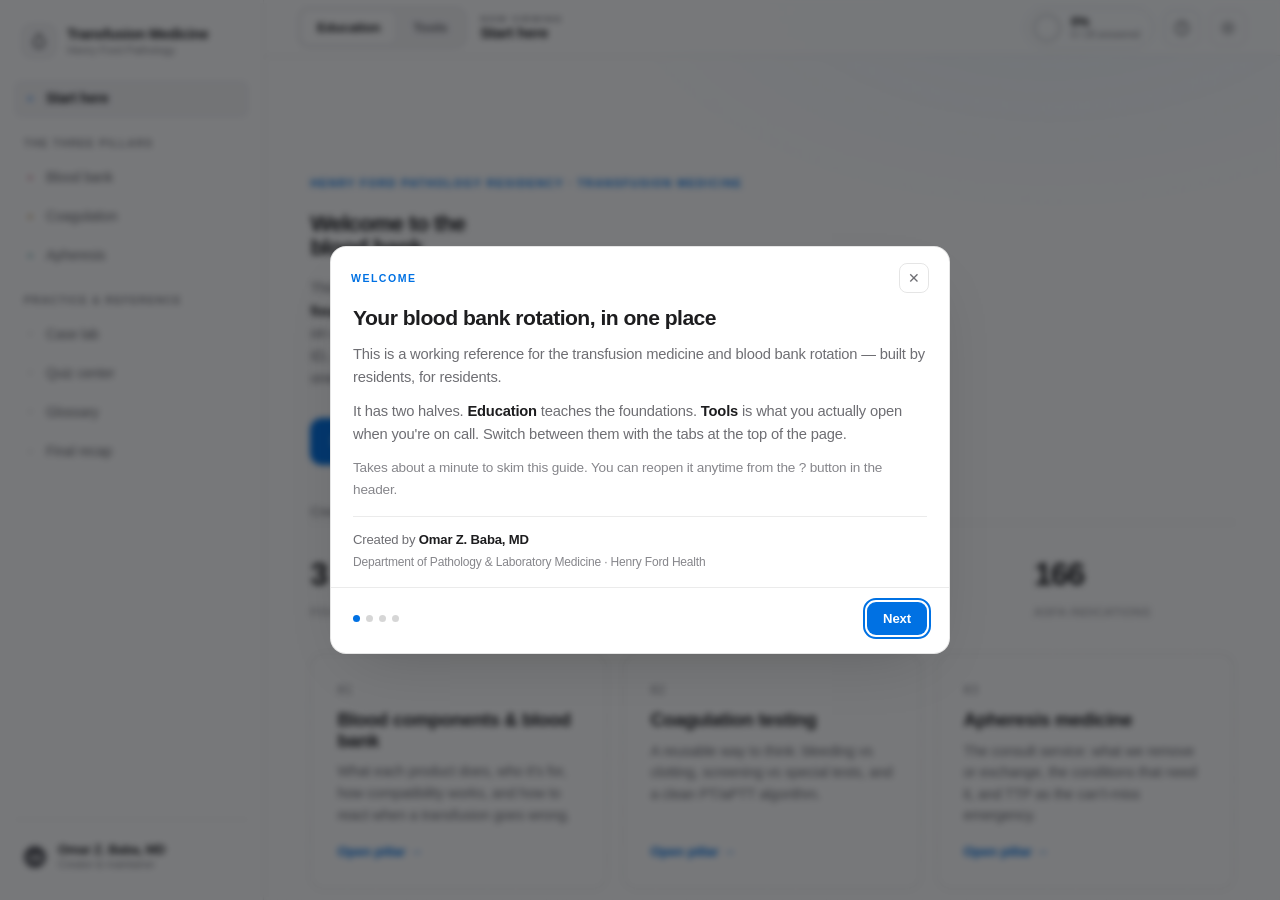
<file: index.html>
<!doctype html>
<html lang="en">
<head>
<meta charset="utf-8" />
<meta name="viewport" content="width=device-width, initial-scale=1, viewport-fit=cover" />
<meta name="color-scheme" content="light dark" />
<meta name="description" content="Transfusion medicine & blood bank onboarding and clinical decision-support reference for pathology residents — Henry Ford Pathology Residency." />
<meta name="author" content="Omar Z. Baba, MD" />
<title>Blood Bank &amp; Transfusion Medicine — Resident Reference</title>
<link rel="icon" href="data:image/svg+xml,%3Csvg xmlns='http://www.w3.org/2000/svg' viewBox='0 0 24 24'%3E%3Cpath d='M12 3S6 9.4 6 13.5a6 6 0 0 0 12 0C18 9.4 12 3 12 3Z' fill='%230b5cad'/%3E%3C/svg%3E" />
<meta name="theme-color" content="#0b3d63" />
<meta property="og:type" content="website" />
<meta property="og:title" content="Blood Bank &amp; Transfusion Medicine — Resident Reference" />
<meta property="og:description" content="Henry Ford Pathology Residency — onboarding plus interactive decision-support tools: MSBOS blood-prep, ASFA, platelet approval, transfusion reactions, antibody ID, and apheresis." />
<script>/* set theme before paint to avoid flash */(function(){try{var t=localStorage.getItem('tm-theme');if(!t)t=matchMedia('(prefers-color-scheme: dark)').matches?'dark':'light';document.documentElement.dataset.theme=t;}catch(e){document.documentElement.dataset.theme='light';}})();</script>
<link rel="stylesheet" href="assets/app.css" />
</head>
<body>
<noscript><div style="padding:14px 18px;background:#fde8e8;color:#8a1c1c;font:15px/1.5 -apple-system,Segoe UI,sans-serif;text-align:center">This dashboard needs <strong>JavaScript</strong> enabled to run the interactive tools. Please enable JavaScript and reload the page.</div></noscript>
<div class="scroll-progress" aria-hidden="true"><span id="scrollbar"></span></div>
<a class="skip-link" href="#main">Skip to content</a>

<div class="app">
  <!-- ============ SIDEBAR ============ -->
  <aside class="sidebar" id="sidebar" aria-label="Primary">
    <div class="brand">
      <div class="brand-mark" aria-hidden="true">
        <svg viewBox="0 0 24 24" width="20" height="20" fill="none" stroke="currentColor" stroke-width="1.6" stroke-linecap="round" stroke-linejoin="round"><path d="M12 3.5c0 0-6 6.4-6 10.5a6 6 0 0 0 12 0c0-4.1-6-10.5-6-10.5Z"/></svg>
      </div>
      <div class="brand-text">
        <strong>Transfusion&nbsp;Medicine</strong>
        <span>Henry Ford Pathology</span>
      </div>
    </div>

    <nav class="nav" aria-label="Sections">
      <a class="nav-item is-active" href="#start" data-nav="start"><span class="nav-ico">●</span>Start here</a>
      <p class="nav-group">The three pillars</p>
      <a class="nav-item" href="#bloodbank" data-nav="bloodbank"><span class="nav-ico nav-ico--blood">●</span>Blood bank</a>
      <a class="nav-item" href="#coagulation" data-nav="coagulation"><span class="nav-ico nav-ico--coag">●</span>Coagulation</a>
      <a class="nav-item" href="#apheresis" data-nav="apheresis"><span class="nav-ico nav-ico--aph">●</span>Apheresis</a>
      <p class="nav-group">Practice &amp; reference</p>
      <a class="nav-item" href="#cases" data-nav="cases"><span class="nav-ico">○</span>Case lab</a>
      <a class="nav-item" href="#quiz" data-nav="quiz"><span class="nav-ico">○</span>Quiz center</a>
      <a class="nav-item" href="#glossary" data-nav="glossary"><span class="nav-ico">○</span>Glossary</a>
      <a class="nav-item" href="#recap" data-nav="recap"><span class="nav-ico">○</span>Final recap</a>
    </nav>

    <div class="sidebar-foot">
      <div class="learner-chip">
        <div class="learner-avatars" aria-hidden="true"><span style="margin-left:0; font-size:.6rem">OB</span></div>
        <div class="learner-meta"><strong>Omar Z. Baba, MD</strong><span>Creator &amp; maintainer</span></div>
      </div>
    </div>
  </aside>

  <!-- ============ HEADER ============ -->
  <header class="topbar">
    <button class="icon-btn menu-btn" id="menuBtn" aria-label="Toggle navigation" aria-expanded="false">
      <svg viewBox="0 0 24 24" width="20" height="20" fill="none" stroke="currentColor" stroke-width="1.8" stroke-linecap="round"><path d="M3 6h18M3 12h18M3 18h18"/></svg>
    </button>
    <nav class="mode-tabs" aria-label="Section">
      <a class="mode-tab is-active" href="index.html">Education</a>
      <a class="mode-tab" href="tools.html">Tools</a>
    </nav>
    <div class="crumb">
      <span class="crumb-kicker">Now viewing</span>
      <span class="crumb-title" id="crumbTitle">Start here</span>
    </div>

    <div class="topbar-right">
      <div class="progress-pill" title="Quiz questions answered this session">
        <svg class="ring" viewBox="0 0 36 36" width="30" height="30" aria-hidden="true">
          <circle class="ring-bg" cx="18" cy="18" r="15.5"/>
          <circle class="ring-fg" id="ring" cx="18" cy="18" r="15.5"/>
        </svg>
        <div class="progress-pill-text"><strong id="progPct">0%</strong><span id="progLabel">0 / 0 answered</span></div>
      </div>
      <button class="icon-btn" id="guideBtn" aria-label="Open the guide and what's new" title="Guide &amp; what's new">
        <svg viewBox="0 0 24 24" width="18" height="18" fill="none" stroke="currentColor" stroke-width="1.8" stroke-linecap="round" stroke-linejoin="round"><circle cx="12" cy="12" r="9"/><path d="M9.7 9.2a2.4 2.4 0 0 1 4.6.8c0 1.6-2.3 2-2.3 3.5"/><path d="M12 17.2h.01"/></svg>
      </button>
      <button class="icon-btn" id="themeBtn" aria-label="Toggle light and dark theme">
        <svg class="ico-sun" viewBox="0 0 24 24" width="18" height="18" fill="none" stroke="currentColor" stroke-width="1.8" stroke-linecap="round"><circle cx="12" cy="12" r="4"/><path d="M12 2v2M12 20v2M4.9 4.9l1.4 1.4M17.7 17.7l1.4 1.4M2 12h2M20 12h2M4.9 19.1l1.4-1.4M17.7 6.3l1.4-1.4"/></svg>
        <svg class="ico-moon" viewBox="0 0 24 24" width="18" height="18" fill="none" stroke="currentColor" stroke-width="1.8" stroke-linecap="round" stroke-linejoin="round"><path d="M21 12.8A9 9 0 1 1 11.2 3a7 7 0 0 0 9.8 9.8Z"/></svg>
      </button>
    </div>
  </header>

  <!-- ============ MAIN ============ -->
  <main class="main" id="main">

    <!-- ===== START HERE ===== -->
    <section id="start" class="section" data-section="Start here" aria-labelledby="start-h">
      <div class="hero reveal">
        <span class="kicker">Henry Ford Pathology Residency · Transfusion Medicine</span>
        <h1 id="start-h" class="hero-title">Welcome to the blood bank.</h1>
        <p class="hero-lede">This is your working dashboard for the transfusion medicine rotation — the <strong>foundations</strong> up front, then the <strong>decision-support tools</strong> we actually open on call: platelet approvals, reaction workups, ASFA, the MSBOS, antibody ID, and apheresis. Built to make you safe and genuinely useful from week one.</p>
        <div class="hero-actions">
          <a class="btn btn--primary" href="#bloodbank">Start with the foundations</a>
          <a class="btn btn--ghost" href="#platelet">Open the reference tools</a>
        </div>
        <p class="byline">Created by <strong>Omar Z. Baba, MD</strong></p>
        <dl class="hero-stats">
          <div><dt>Foundations</dt><dd>3</dd></div>
          <div><dt>Reference tools</dt><dd>6</dd></div>
          <div><dt>Practice questions</dt><dd id="statQ">—</dd></div>
          <div><dt>ASFA indications</dt><dd>166</dd></div>
        </dl>
      </div>

      <div class="grid-3 reveal">
        <a class="pillar-card" href="#bloodbank">
          <span class="pillar-num">01</span>
          <h3>Blood components &amp; blood bank</h3>
          <p>What each product does, who it’s for, how compatibility works, and how to react when a transfusion goes wrong.</p>
          <span class="pillar-go">Open pillar →</span>
        </a>
        <a class="pillar-card" href="#coagulation">
          <span class="pillar-num">02</span>
          <h3>Coagulation testing</h3>
          <p>A reusable way to think: bleeding vs clotting, screening vs special tests, and a clean PT/aPTT algorithm.</p>
          <span class="pillar-go">Open pillar →</span>
        </a>
        <a class="pillar-card" href="#apheresis">
          <span class="pillar-num">03</span>
          <h3>Apheresis medicine</h3>
          <p>The consult service: what we remove or exchange, the conditions that need it, and TTP as the can’t-miss emergency.</p>
          <span class="pillar-go">Open pillar →</span>
        </a>
      </div>

      <div class="how-row reveal">
        <div class="surface how-card">
          <h4>How to use this dashboard</h4>
          <ul class="ticks">
            <li>Start with the three <strong>foundations</strong>, then live in the <strong>Clinical reference</strong> tools.</li>
            <li>The reference tools are interactive — set the context and they build a copy-ready note.</li>
            <li>Watch for the labeled callouts as you read:</li>
          </ul>
          <div class="legend">
            <span class="tag tag--why">Why it matters</span>
            <span class="tag tag--pattern">Clinical pattern</span>
            <span class="tag tag--next">What to do next</span>
            <span class="tag tag--pearl">Teaching pearl</span>
            <span class="tag tag--adv">Advanced pearl</span>
            <span class="tag tag--pitfall">Pitfall</span>
            <span class="tag tag--dnc">Do not confuse</span>
          </div>
        </div>
        <div class="surface how-card how-card--accent">
          <h4>Your first weeks on service</h4>
          <p class="big-quote">Know what transfusion medicine <em>does</em> — then reach for the right tool and reason through the call <strong>safely</strong>.</p>
          <p class="muted-note">You already know anemia, bleeding, and thrombosis. We’re adding the blood-bank framework and the decision-support tools you’ll open on call — MSBOS, platelet approvals, reaction workups, ASFA, antibody ID, and apheresis.</p>
        </div>
      </div>
    </section>

    <!-- ===== PILLAR 1 · BLOOD BANK ===== -->
    <section id="bloodbank" class="section" data-section="Blood bank" aria-labelledby="bloodbank-h">
      <div class="section-head reveal">
        <span class="kicker kicker--blood">Pillar 01 · Blood components &amp; blood bank</span>
        <h2 id="bloodbank-h">The blood bank: the right product, for the right patient, safely.</h2>
        <p class="section-sub">Transfusion medicine is the clinical specialty that gets the correct blood component to the correct patient — and manages what happens when blood meets the immune system. Start here: what each product is, how compatibility works, and how to recognize a reaction.</p>
      </div>

      <div class="grid-2 reveal">
        <div class="tcard">
          <div class="tcard-head"><div><h4>What the blood bank actually does</h4><span class="sub">Your mental model</span></div></div>
          <div class="tcard-body">
            <p>It is a <strong>safety and matching service</strong>. Before most transfusions it confirms the patient’s blood type and screens their plasma for antibodies that could destroy donor red cells — then issues compatible units and watches for reactions.</p>
            <div class="callout callout--why"><span class="tag tag--why">Why it matters</span><p>Giving incompatible red cells can cause fatal hemolysis. Almost every safe transfusion rests on one boring, vital step: correct patient identification.</p></div>
          </div>
        </div>
        <div class="tcard">
          <div class="tcard-head"><div><h4>The four products you must know</h4><span class="sub">Everything else is a variation</span></div></div>
          <div class="tcard-body">
            <p>Whole blood is almost always separated into components so each patient gets only what they need:</p>
            <div class="spec-row"><span>Red cells (pRBC)</span><span>carry oxygen</span></div>
            <div class="spec-row"><span>Platelets</span><span>plug bleeding</span></div>
            <div class="spec-row"><span>Plasma (FFP)</span><span>replace many clotting factors</span></div>
            <div class="spec-row"><span>Cryoprecipitate</span><span>concentrated fibrinogen</span></div>
          </div>
        </div>
      </div>

      <h3 class="mt24 reveal">ABO &amp; Rh — the logic, not the memorization</h3>
      <p class="section-sub reveal">You make antibodies against the ABO antigens you <em>lack</em> — automatically, from infancy. That single fact drives all red-cell compatibility.</p>
      <div class="surface mt16 reveal">
        <div class="tabs" role="tablist" aria-label="Compatibility view">
          <button class="tab is-active" role="tab" data-tab="abo-cells">Red cell compatibility</button>
          <button class="tab" role="tab" data-tab="abo-plasma">Plasma compatibility</button>
          <button class="tab" role="tab" data-tab="abo-rh">Rh (D) &amp; pregnancy</button>
        </div>
        <div class="tabpane is-active" data-pane="abo-cells">
          <div class="table-wrap">
            <table class="cmp">
              <thead><tr><th>Blood group</th><th>Antigens on RBC</th><th>Antibodies in plasma</th><th>Can receive RBCs from</th></tr></thead>
              <tbody>
                <tr><td>O</td><td>none</td><td>anti-A &amp; anti-B</td><td><span class="pill">O only</span></td></tr>
                <tr><td>A</td><td>A</td><td>anti-B</td><td><span class="pill">A, O</span></td></tr>
                <tr><td>B</td><td>B</td><td>anti-A</td><td><span class="pill">B, O</span></td></tr>
                <tr><td>AB</td><td>A &amp; B</td><td>none</td><td><span class="pill">A, B, AB, O</span></td></tr>
              </tbody>
            </table>
          </div>
          <div class="callout callout--pearl"><span class="tag tag--pearl">Teaching pearl</span><p><strong>O is the universal red-cell donor</strong> (no antigens to attack). <strong>AB is the universal red-cell recipient</strong> (no antibodies to do the attacking).</p></div>
        </div>
        <div class="tabpane" data-pane="abo-plasma">
          <p class="tcard-body">Plasma carries the <em>antibodies</em>, so plasma compatibility is the mirror image of red cells.</p>
          <div class="callout callout--pearl"><span class="tag tag--pearl">Teaching pearl</span><p><strong>AB is the universal plasma donor</strong> (its plasma has no anti-A/anti-B). <strong>O is the universal plasma recipient.</strong> Notice it’s exactly reversed from red cells — that reversal is the whole trick.</p></div>
          <div class="callout callout--dnc"><span class="tag tag--dnc">Do not confuse</span><p>Universal <em>red-cell</em> donor = <strong>O</strong>. Universal <em>plasma</em> donor = <strong>AB</strong>. Same patient, opposite answer depending on the product.</p></div>
        </div>
        <div class="tabpane" data-pane="abo-rh">
          <p class="tcard-body">Rh refers to the <strong>D antigen</strong>. D-negative people don’t naturally have anti-D, but they can form it after exposure to D-positive blood.</p>
          <div class="callout callout--next"><span class="tag tag--next">What to do next</span><p>For a <strong>D-negative female of child-bearing potential</strong>, give D-negative red cells and platelets. Anti-D crosses the placenta and causes hemolytic disease of the fetus/newborn in a future pregnancy. <strong>RhIg (RhoGAM)</strong> prevents this sensitization.</p></div>
        </div>
      </div>

      <h3 class="mt24 reveal">Ordering: type &amp; screen, crossmatch, emergency release</h3>
      <div class="grid-3 reveal">
        <div class="tcard"><div class="tcard-head"><h4>Type &amp; screen</h4></div>
          <div class="tcard-body"><p>Determine ABO/Rh and screen the patient’s plasma for unexpected antibodies. The default order when transfusion is <em>possible but not certain</em>. If the screen is negative, compatible blood can be released fast.</p></div></div>
        <div class="tcard"><div class="tcard-head"><h4>Type &amp; crossmatch</h4></div>
          <div class="tcard-body"><p>Reserve specific units and test donor cells against patient plasma. Order when transfusion is <em>likely</em> (e.g., a bleeding patient or a procedure with expected loss). Units are held for that patient.</p></div></div>
        <div class="tcard"><div class="tcard-head"><h4>Emergency release</h4></div>
          <div class="tcard-body"><p>No time to wait: issue <strong>O red cells</strong> (O-negative for women of child-bearing potential) and <strong>AB plasma</strong>, uncrossmatched. Lifesaving in the trauma bay; the lab catches up afterward.</p></div></div>
      </div>

      <h3 class="mt24 reveal">The product guide</h3>
      <div class="grid-2 reveal">
        <div class="tcard"><div class="tcard-head"><div><h4>Packed red blood cells (pRBC)</h4><span class="sub">Oxygen-carrying capacity</span></div></div>
          <div class="tcard-body">
            <div class="spec-row"><span>Contains</span><span>concentrated red cells, little plasma</span></div>
            <div class="spec-row"><span>Effect</span><span class="dose">1 unit ↑ Hgb ≈ 1 g/dL</span></div>
            <div class="spec-row"><span>Storage</span><span>1–6 °C, up to 42 days</span></div>
            <p class="mt16"><strong>Use it for:</strong> symptomatic anemia or acute blood loss. Common restrictive trigger Hgb &lt; 7 g/dL (&lt; 8 in many cardiac patients).</p>
            <div class="callout callout--pitfall"><span class="tag tag--pitfall">Pitfall</span><p>Don’t transfuse treatable iron deficiency or a stable, asymptomatic patient above threshold, and never use blood as a volume expander.</p></div>
            <div class="callout callout--pearl"><span class="tag tag--pearl">Teaching pearl</span><p>“Why give two when one will do?” Transfuse <strong>one unit, then reassess</strong>.</p></div>
          </div></div>
        <div class="tcard"><div class="tcard-head"><div><h4>Platelets</h4><span class="sub">Primary hemostasis</span></div></div>
          <div class="tcard-body">
            <div class="spec-row"><span>One dose</span><span>1 apheresis unit ≈ pool of 4–6</span></div>
            <div class="spec-row"><span>Effect</span><span class="dose">↑ platelets ≈ 30–50 ×10⁹/L</span></div>
            <div class="spec-row"><span>Storage</span><span>room temp, agitated, 5–7 days</span></div>
            <p class="mt16"><strong>Use it for:</strong> thrombocytopenia or platelet dysfunction with bleeding/risk. Prophylaxis &lt; 10×10⁹/L; &lt; 50 for most procedures; &lt; 100 for CNS/neurosurgery.</p>
            <div class="callout callout--pitfall"><span class="tag tag--pitfall">Pitfall</span><p>Avoid in <strong>TTP</strong> and <strong>HIT</strong> (can fuel thrombosis) unless there is life-threatening bleeding.</p></div>
            <div class="callout callout--adv"><span class="tag tag--adv">Advanced pearl</span><p>Stored at room temperature → platelets carry the <strong>highest bacterial-sepsis risk</strong> of any component.</p></div>
          </div></div>
        <div class="tcard"><div class="tcard-head"><div><h4>Fresh frozen plasma (FFP)</h4><span class="sub">Many factors at once</span></div></div>
          <div class="tcard-body">
            <div class="spec-row"><span>Contains</span><span>all coagulation factors</span></div>
            <div class="spec-row"><span>Dose</span><span class="dose">10–15 mL/kg</span></div>
            <div class="spec-row"><span>Compatibility</span><span>ABO plasma rules (AB = donor)</span></div>
            <p class="mt16"><strong>Use it for:</strong> bleeding with <em>multiple</em> factor deficiencies — DIC, liver disease, massive transfusion; warfarin reversal when PCC is unavailable.</p>
            <div class="callout callout--pitfall"><span class="tag tag--pitfall">Pitfall</span><p>Not a volume expander, and not the best warfarin reversal when <strong>4-factor PCC</strong> is available (PCC is faster and smaller volume). Don’t “fix” a mildly high INR in a non-bleeding patient before a low-risk procedure.</p></div>
          </div></div>
        <div class="tcard"><div class="tcard-head"><div><h4>Cryoprecipitate</h4><span class="sub">The fibrinogen product</span></div></div>
          <div class="tcard-body">
            <div class="spec-row"><span>Contains</span><span>fibrinogen, FVIII, vWF, FXIII</span></div>
            <div class="spec-row"><span>Trigger</span><span class="dose">fibrinogen &lt; 100–150 mg/dL</span></div>
            <div class="spec-row"><span>Volume</span><span>small (pooled)</span></div>
            <p class="mt16"><strong>Use it for:</strong> low fibrinogen — DIC, massive transfusion, obstetric hemorrhage.</p>
            <div class="callout callout--dnc"><span class="tag tag--dnc">Do not confuse</span><p>Cryo is <strong>not</strong> a general clotting-factor source. Need broad factors → FFP. Need a specific factor → its concentrate.</p></div>
          </div></div>
      </div>

      <h3 class="mt24 reveal">Modified products — who needs the “special” blood</h3>
      <div class="reveal">
        <details class="acc"><summary><span class="dot" style="background:var(--accent)"></span>Leukoreduced — fewer white cells<span class="chev"></span></summary>
          <div class="acc-body"><p>Most blood is now leukoreduced by default. Reduces <strong>febrile non-hemolytic reactions</strong>, HLA alloimmunization, and CMV transmission.</p></div></details>
        <details class="acc"><summary><span class="dot" style="background:var(--coag)"></span>Irradiated — prevents TA-GVHD<span class="chev"></span></summary>
          <div class="acc-body"><p>Gamma irradiation disables donor lymphocytes so they can’t attack the recipient. For the <strong>severely immunocompromised, neonates, and directed/relative donations</strong> (HLA-similar blood is paradoxically more dangerous here).</p></div></details>
        <details class="acc"><summary><span class="dot" style="background:var(--info)"></span>CMV-safe — for CMV-negative at-risk patients<span class="chev"></span></summary>
          <div class="acc-body"><p>CMV-seronegative units or leukoreduction protect CMV-negative pregnant patients, transplant recipients, and neonates from transfusion-transmitted CMV.</p></div></details>
        <details class="acc"><summary><span class="dot" style="background:var(--aph)"></span>Washed — plasma proteins removed<span class="chev"></span></summary>
          <div class="acc-body"><p>Saline-washing removes plasma. For <strong>IgA-deficient patients with anti-IgA</strong> or severe recurrent allergic/anaphylactic reactions.</p></div></details>
      </div>

      <h3 class="mt24 reveal">Product comparison at a glance</h3>
      <div class="table-wrap reveal">
        <table class="cmp">
          <thead><tr><th>Product</th><th>Key content</th><th>Core indication</th><th>Typical effect / trigger</th><th>One safety pearl</th></tr></thead>
          <tbody>
            <tr><td>pRBC</td><td>red cells</td><td>symptomatic anemia, blood loss</td><td><span class="pill">+1 g/dL Hgb</span></td><td>one unit, then reassess</td></tr>
            <tr><td>Platelets</td><td>platelets</td><td>thrombocytopenia / dysfunction + bleeding</td><td><span class="pill">prophylaxis &lt;10k</span></td><td>highest sepsis risk; avoid in TTP/HIT</td></tr>
            <tr><td>FFP</td><td>all factors</td><td>multi-factor deficiency, DIC, liver</td><td><span class="pill">10–15 mL/kg</span></td><td>not a volume expander</td></tr>
            <tr><td>Cryoprecipitate</td><td>fibrinogen, FVIII, vWF, FXIII</td><td>low fibrinogen (DIC, OB hemorrhage)</td><td><span class="pill">fib &lt;100–150</span></td><td>the fibrinogen product, not a cure-all</td></tr>
          </tbody>
        </table>
      </div>

      <h3 class="mt24 reveal">Transfusion reactions — recognize the buckets, act fast</h3>
      <div class="callout callout--next reveal"><span class="tag tag--next">What to do next — every reaction</span><p><strong>Stop the transfusion.</strong> Keep the line open with normal saline, check the patient and the unit identification, support vital signs, and call the blood bank. Stopping first is never wrong.</p></div>
      <div class="grid-auto reveal mt16">
        <div class="tcard"><div class="tcard-head"><h4>Acute hemolytic (AHTR)</h4></div><div class="tcard-body"><p>ABO incompatibility — almost always a clerical/ID error. Fever, flank/back pain, dark urine, hypotension, DIC. <em>Most feared, fully preventable.</em></p></div></div>
        <div class="tcard"><div class="tcard-head"><h4>Febrile non-hemolytic</h4></div><div class="tcard-body"><p>Most <strong>common</strong>. Fever/chills from cytokines and donor WBCs, no hemolysis. Leukoreduction prevents most.</p></div></div>
        <div class="tcard"><div class="tcard-head"><h4>Allergic → anaphylactic</h4></div><div class="tcard-body"><p>Mild = hives (antihistamine, often resume). Severe = anaphylaxis, classically <strong>IgA-deficient</strong> recipients → washed products + epinephrine.</p></div></div>
        <div class="tcard"><div class="tcard-head"><h4>TACO</h4></div><div class="tcard-body"><p>Circulatory <strong>overload</strong>: dyspnea, hypertension, pulmonary edema. Transfuse slowly, diurese. Think elderly/cardiac/renal.</p></div></div>
        <div class="tcard"><div class="tcard-head"><h4>TRALI</h4></div><div class="tcard-body"><p>Acute lung injury within 6 h: hypoxemia, bilateral infiltrates, <strong>normal</strong> filling pressures. Leading cause of transfusion death. Supportive care.</p></div></div>
        <div class="tcard"><div class="tcard-head"><h4>Septic / bacterial</h4></div><div class="tcard-body"><p>High fever, rigors, shock soon after starting — think <strong>platelets</strong> (stored warm). Stop, cultures, broad antibiotics.</p></div></div>
      </div>
      <div class="callout callout--dnc reveal"><span class="tag tag--dnc">Do not confuse — TACO vs TRALI</span><p><strong>TACO</strong> is too much volume: hypertensive, responds to diuretics. <strong>TRALI</strong> is lung injury: normal/low pressures, within 6 hours, supported not diuresed. Same breathless patient — opposite mechanism and management.</p></div>
      <div class="callout callout--adv reveal"><span class="tag tag--adv">Advanced pearl</span><p><strong>TA-GVHD</strong> (donor lymphocytes attack the host) and <strong>delayed hemolytic</strong> reactions are rarer. TA-GVHD is prevented by <strong>irradiation</strong>; delayed hemolysis appears days later as a quietly falling hemoglobin with a positive DAT.</p></div>

      <h3 class="mt24 reveal">Massive transfusion — the high-level idea</h3>
      <div class="surface reveal">
        <p>When a patient is hemorrhaging (≈ one blood volume or ≥ 10 units in 24 h), institutions activate a <strong>massive transfusion protocol</strong> and resuscitate in a balanced <strong>1 : 1 : 1</strong> ratio of red cells : plasma : platelets to avoid dilutional coagulopathy.</p>
        <div class="callout callout--pearl"><span class="tag tag--pearl">Teaching pearl</span><p>Watch the metabolic cost: stored blood’s citrate binds calcium → <strong>hypocalcemia</strong> (give calcium), plus <strong>hyperkalemia</strong> and <strong>hypothermia</strong> (warm the fluids). Remember the lethal triad: cold, acidotic, coagulopathic.</p></div>
      </div>

      <h3 class="mt24 reveal">Beginner FAQ</h3>
      <div class="reveal">
        <details class="acc"><summary>Why screen for antibodies if we already know the blood type?<span class="chev"></span></summary><div class="acc-body"><p>ABO/Rh isn’t the whole story. Prior pregnancies or transfusions can create antibodies to <em>other</em> red-cell antigens (Kell, Duffy, Kidd…). The screen finds those so the lab can pick units the patient won’t hemolyze.</p></div></details>
        <details class="acc"><summary>If O-negative is universal, why not give it to everyone?<span class="chev"></span></summary><div class="acc-body"><p>O-negative is scarce. It’s reserved for emergencies and for women of child-bearing potential. Everyone else gets type-specific blood to conserve the universal supply.</p></div></details>
        <details class="acc"><summary>Does a patient consent for every transfusion?<span class="chev"></span></summary><div class="acc-body"><p>Yes — transfusion is a procedure with risks and benefits. Informed consent (outside true emergencies) is standard, and the bedside ID check at hang time is the single most important safety step.</p></div></details>
      </div>

      <h3 class="mt24 reveal">Try it — bedside case</h3>
      <div class="reveal" data-case-slot="blood"></div>
      <h3 class="mt24 reveal">Quick checkpoint</h3>
      <div class="reveal" data-checkpoint="blood"></div>
    </section>

    <!-- ===== PILLAR 2 · COAGULATION ===== -->
    <section id="coagulation" class="section" data-section="Coagulation" aria-labelledby="coag-h">
      <div class="section-head reveal">
        <span class="kicker kicker--coag">Pillar 02 · Coagulation testing &amp; interpretation</span>
        <h2 id="coag-h">Coagulation: a way of thinking, before a list of tests.</h2>
        <p class="section-sub">Most students try to memorize the clotting cascade and freeze at the bedside. Flip it: start with three questions about the <em>patient</em>, then let a small number of tests localize the problem. This is the framework to keep.</p>
      </div>

      <h3 class="reveal">The three questions that organize everything</h3>
      <div class="grid-3 reveal">
        <div class="tcard"><div class="tcard-head"><div><span class="sub">01</span><h4>Bleeding or clotting?</h4></div></div><div class="tcard-body"><p>Is the patient <strong>bleeding</strong> (deficiency / dysfunction) or <strong>clotting</strong> (thrombophilia)? They point to opposite work-ups. Most inpatient coagulation questions are about bleeding or an abnormal screening test.</p></div></div>
        <div class="tcard"><div class="tcard-head"><div><span class="sub">02</span><h4>Inherited or acquired?</h4></div></div><div class="tcard-body"><p><strong>Inherited</strong> = lifelong, family history, since childhood (hemophilia, vWD). <strong>Acquired</strong> = new, sick patient, on drugs (DIC, liver, warfarin, heparin). Acquired is far more common on the wards.</p></div></div>
        <div class="tcard"><div class="tcard-head"><div><span class="sub">03</span><h4>Screening or specialized?</h4></div></div><div class="tcard-body"><p><strong>Screening</strong> tests (PT, aPTT, platelets, fibrinogen) localize the problem. <strong>Specialized</strong> tests (mixing study, factor assays, LA panel) confirm it. Screen first; send special tests with a hypothesis.</p></div></div>
      </div>

      <h3 class="mt24 reveal">What the screening tests actually measure</h3>
      <div class="surface reveal">
        <div class="tabs" role="tablist" aria-label="Screening tests">
          <button class="tab is-active" role="tab" data-tab="t-pt">PT / INR</button>
          <button class="tab" role="tab" data-tab="t-aptt">aPTT</button>
          <button class="tab" role="tab" data-tab="t-fib">Fibrinogen</button>
          <button class="tab" role="tab" data-tab="t-dd">D-dimer</button>
          <button class="tab" role="tab" data-tab="t-plt">Platelets</button>
        </div>
        <div class="tabpane is-active" data-pane="t-pt">
          <p class="tcard-body"><strong>PT</strong> measures the <strong>extrinsic + common</strong> pathway (factors VII → X, V, II, fibrinogen). The <strong>INR</strong> standardizes the PT so warfarin can be monitored anywhere.</p>
          <div class="callout callout--pattern"><span class="tag tag--pattern">Clinical pattern</span><p>Prolonged PT: <strong>warfarin</strong>, vitamin K deficiency, liver disease, early/mild — because factor VII has the shortest half-life, the PT moves first.</p></div>
        </div>
        <div class="tabpane" data-pane="t-aptt">
          <p class="tcard-body"><strong>aPTT</strong> measures the <strong>intrinsic + common</strong> pathway (XII, XI, IX, VIII → X, V, II, fibrinogen).</p>
          <div class="callout callout--pattern"><span class="tag tag--pattern">Clinical pattern</span><p>Prolonged aPTT: <strong>heparin</strong>, hemophilia A (VIII) or B (IX), von Willebrand disease, or a <strong>lupus anticoagulant</strong>. The next move is almost always a mixing study.</p></div>
        </div>
        <div class="tabpane" data-pane="t-fib">
          <p class="tcard-body"><strong>Fibrinogen</strong> is the final substrate — the brick that thrombin turns into a clot. It falls when it’s consumed or not made.</p>
          <div class="callout callout--pattern"><span class="tag tag--pattern">Clinical pattern</span><p>Low fibrinogen → <strong>DIC</strong>, severe liver disease, or obstetric hemorrhage. A low fibrinogen in a bleeding patient is a cue for <strong>cryoprecipitate</strong>.</p></div>
        </div>
        <div class="tabpane" data-pane="t-dd">
          <p class="tcard-body"><strong>D-dimer</strong> is a fibrin breakdown product — evidence that clot has formed and been lysed. Very <strong>sensitive, not specific</strong>.</p>
          <div class="callout callout--pitfall"><span class="tag tag--pitfall">Pitfall</span><p>A high D-dimer alone proves little — it rises in VTE, DIC, infection, surgery, pregnancy, and cancer. It’s most useful when <em>normal</em> to help rule out clot in a low-risk patient.</p></div>
        </div>
        <div class="tabpane" data-pane="t-plt">
          <p class="tcard-body">The <strong>platelet count</strong> is a number from the CBC; it says nothing about whether those platelets <em>work</em>.</p>
          <div class="callout callout--dnc"><span class="tag tag--dnc">Do not confuse</span><p>Platelet <strong>count</strong> ≠ platelet <strong>function</strong>. A normal count with mucocutaneous bleeding (aspirin, uremia, von Willebrand disease) is a <em>functional</em> problem that the CBC will never show.</p></div>
        </div>
      </div>

      <h3 class="mt24 reveal">The pathway picture (just enough to localize)</h3>
      <div class="grid-3 reveal">
        <div class="tcard"><div class="tcard-head"><h4>Intrinsic → aPTT</h4></div><div class="tcard-body"><p class="dose">XII · XI · IX · VIII</p><p>A long aPTT with a normal PT points here.</p></div></div>
        <div class="tcard"><div class="tcard-head"><h4>Extrinsic → PT</h4></div><div class="tcard-body"><p class="dose">VII</p><p>A long PT with a normal aPTT points here (or early warfarin/vit K).</p></div></div>
        <div class="tcard"><div class="tcard-head"><h4>Common → both</h4></div><div class="tcard-body"><p class="dose">X · V · II · fibrinogen</p><p>Both prolonged → common pathway, DIC, liver, or strong anticoagulation.</p></div></div>
      </div>

      <h3 class="mt24 reveal">Approach to a prolonged screening test</h3>
      <div class="algo reveal">
        <div class="algo-node"><span class="algo-step">1</span><div><h5>Rule out the artifact first</h5><p>Before chasing a coagulopathy, exclude a <strong>preanalytic</strong> cause: an underfilled citrate tube, a heparin-contaminated line draw, a clotted or hemolyzed sample. The most common “coagulopathy” on the wards is a bad tube.</p></div></div>
        <div class="algo-node"><span class="algo-step">2</span><div><h5>Localize with the pattern</h5><p><strong>Isolated long PT</strong> → factor VII, early warfarin/vitamin K deficiency, early liver disease. <strong>Isolated long aPTT</strong> → hemophilia, vWD, heparin, lupus anticoagulant. <strong>Both long</strong> → common pathway, DIC, liver, vitamin K deficiency, or strong anticoagulation.</p></div></div>
        <div class="algo-node"><span class="algo-step">3</span><div><h5>For a long aPTT, do a mixing study</h5><p>Mix the patient’s plasma 1 : 1 with normal plasma and repeat the test. This single step splits the two big categories.</p></div></div>
        <div class="algo-branch">
          <div class="algo-node b-corrects"><span class="branch-tag">Corrects → deficiency</span><div><p>The normal plasma supplied the missing factor. Think <strong>factor deficiency</strong> (hemophilia, vWD). Confirm with <strong>factor assays</strong>.</p></div></div>
          <div class="algo-node b-inhibits"><span class="branch-tag">Doesn’t correct → inhibitor</span><div><p>Something is neutralizing the factor even in normal plasma. Think <strong>inhibitor</strong> — a factor antibody or a <strong>lupus anticoagulant</strong>.</p></div></div>
        </div>
      </div>
      <div class="callout callout--pearl reveal"><span class="tag tag--pearl">Teaching pearl</span><p>Memorize this one line and you can reason through most consults: <strong>“Long aPTT? Mix it. Corrects = deficiency. Doesn’t correct = inhibitor.”</strong></p></div>

      <h3 class="mt24 reveal">Pattern-recognition cards</h3>
      <div class="grid-auto reveal">
        <div class="tcard"><div class="tcard-head"><h4>DIC</h4></div><div class="tcard-body"><p><strong>Everything consumed.</strong> ↓ platelets, ↓ fibrinogen, ↑ PT/aPTT, ↑↑ D-dimer, schistocytes. Driven by sepsis, malignancy, trauma, obstetric catastrophe. Treat the cause; support if bleeding.</p></div></div>
        <div class="tcard"><div class="tcard-head"><h4>Liver disease</h4></div><div class="tcard-body"><p>Failing synthesis of most factors → PT rises first. <strong>Factor VIII is often normal/high</strong> (made by endothelium) — that’s how you separate it from DIC.</p></div></div>
        <div class="tcard"><div class="tcard-head"><h4>Vitamin K deficiency / warfarin</h4></div><div class="tcard-body"><p>Factors <strong>II, VII, IX, X</strong> need vitamin K. PT/INR prolongs first (factor VII). Causes: poor intake, antibiotics, malabsorption, warfarin. Corrects with vitamin K.</p></div></div>
        <div class="tcard"><div class="tcard-head"><h4>Heparin</h4></div><div class="tcard-body"><p>Unfractionated heparin prolongs the <strong>aPTT</strong>. LMWH is monitored by <strong>anti-Xa</strong>, not aPTT. A suddenly long aPTT? Check for a heparin line draw.</p></div></div>
        <div class="tcard"><div class="tcard-head"><h4>Hemophilia A / B</h4></div><div class="tcard-body"><p>X-linked deficiency of <strong>factor VIII (A)</strong> or <strong>IX (B)</strong>. Isolated long aPTT, normal PT, <strong>corrects</strong> on mixing. Deep bleeds — joints, muscles.</p></div></div>
        <div class="tcard"><div class="tcard-head"><h4>von Willebrand disease</h4></div><div class="tcard-body"><p>Most common inherited bleeding disorder. <strong>Mucocutaneous</strong> bleeding; vWF also carries factor VIII, so the aPTT can be mildly long. Confirm with vWF antigen + activity.</p></div></div>
        <div class="tcard"><div class="tcard-head"><h4>Lupus anticoagulant</h4></div><div class="tcard-body"><p>The paradox: a long aPTT that <strong>doesn’t correct</strong> on mixing, yet the patient <strong>clots</strong>, not bleeds. Confirm with dRVVT + antiphospholipid antibodies.</p></div></div>
        <div class="tcard"><div class="tcard-head"><h4>Thrombocytopenia buckets</h4></div><div class="tcard-body"><p>Three mechanisms: <strong>↓ production</strong> (marrow), <strong>↑ destruction</strong> (ITP, TTP, HIT, DIC), or <strong>sequestration</strong> (splenomegaly). The mechanism, not the number, drives action.</p></div></div>
      </div>
      <div class="callout callout--dnc reveal"><span class="tag tag--dnc">Do not confuse — the lupus anticoagulant paradox</span><p>It <em>prolongs</em> a lab test (in-vitro phospholipid effect) but <em>promotes</em> clotting in the patient (in vivo). Long aPTT does not always mean a bleeding risk — context decides.</p></div>

      <h3 class="mt24 reveal">Specialized tests &amp; specimen quality</h3>
      <div class="grid-2 reveal">
        <div class="tcard"><div class="tcard-head"><h4>When the special tests get sent</h4></div><div class="tcard-body">
          <p><strong>Mixing study</strong> — deficiency vs inhibitor. <strong>Factor assays</strong> — quantify a specific factor once localized. <strong>LA / antiphospholipid panel</strong> — dRVVT, anticardiolipin, β2-glycoprotein-I; needs persistence ≥ 12 weeks to call APS.</p>
          <div class="callout callout--adv"><span class="tag tag--adv">Advanced pearl</span><p>An acquired <strong>factor inhibitor</strong> is titrated in <em>Bethesda units</em>; thromboelastography (TEG/ROTEM) gives a whole-blood, real-time view in trauma and the OR. Specialist territory — recognize the names.</p></div>
        </div></div>
        <div class="tcard"><div class="tcard-head"><h4>Specimen pitfalls that fake a coagulopathy</h4></div><div class="tcard-body">
          <div class="spec-row"><span>Underfilled citrate tube</span><span>falsely ↑ PT/aPTT</span></div>
          <div class="spec-row"><span>Heparin line contamination</span><span>falsely ↑ aPTT</span></div>
          <div class="spec-row"><span>Clotted / hemolyzed sample</span><span>unreliable result</span></div>
          <div class="spec-row"><span>Severe polycythemia</span><span>wrong citrate ratio → ↑ PT</span></div>
          <p class="mt16 muted-note">Rule: a surprising result in a patient who looks fine deserves a redraw before a work-up.</p>
        </div></div>
      </div>

      <h3 class="mt24 reveal">Try it — interpret the panel</h3>
      <div class="reveal" data-case-slot="coag"></div>
      <h3 class="mt24 reveal">Quick checkpoint</h3>
      <div class="reveal" data-checkpoint="coag"></div>
    </section>

    <!-- ===== PILLAR 3 · APHERESIS ===== -->
    <section id="apheresis" class="section" data-section="Apheresis" aria-labelledby="aph-h">
      <div class="section-head reveal">
        <span class="kicker kicker--aph">Pillar 03 · Apheresis medicine</span>
        <h2 id="aph-h">Apheresis: selectively remove or exchange one part of the blood.</h2>
        <p class="section-sub">A machine separates blood into its components, the problematic part is removed or swapped out, and the rest is returned. That one sentence covers everything below. This is the transfusion service’s procedural and consult arm.</p>
      </div>

      <div class="grid-2 reveal">
        <div class="tcard"><div class="tcard-head"><div><h4>Therapeutic apheresis</h4><span class="sub">Treating the patient</span></div></div><div class="tcard-body"><p>Remove a <strong>pathologic component</strong> from a sick patient — an antibody, a paraprotein, sickled red cells, or a dangerous excess of cells — and return the rest.</p></div></div>
        <div class="tcard"><div class="tcard-head"><div><h4>Donor apheresis</h4><span class="sub">Collecting from a healthy donor</span></div></div><div class="tcard-body"><p>Collect a <strong>single component</strong> from a healthy donor — platelets, plasma, double red cells, granulocytes, or stem cells — and return everything else. Same machine, opposite goal.</p></div></div>
      </div>

      <h3 class="mt24 reveal">The core modalities — match the tool to the problem</h3>
      <div class="grid-auto reveal">
        <div class="tcard"><div class="tcard-head"><div><h4>Plasma exchange (TPE)</h4><span class="sub">Removes a bad plasma factor</span></div></div><div class="tcard-body"><p>Removes the patient’s plasma — and whatever pathologic <strong>antibody, immune complex, or paraprotein</strong> it carries — and replaces it with albumin or donor plasma.</p><p class="muted-note">Problem solved: “a harmful molecule is circulating in the plasma.”</p></div></div>
        <div class="tcard"><div class="tcard-head"><div><h4>Red cell exchange (RCE)</h4><span class="sub">Swaps red cells</span></div></div><div class="tcard-body"><p>Removes the patient’s red cells and replaces them with donor red cells — rapidly lowering <strong>HbS%</strong> in sickle cell disease without causing hyperviscosity or iron overload.</p><p class="muted-note">Problem solved: “these red cells are dangerous and must be replaced.”</p></div></div>
        <div class="tcard"><div class="tcard-head"><div><h4>Cytapheresis</h4><span class="sub">Removes excess cells</span></div></div><div class="tcard-body"><p><strong>Leukapheresis</strong> for symptomatic hyperleukocytosis (leukostasis in acute leukemia); <strong>plateletpheresis</strong> for symptomatic extreme thrombocytosis.</p><p class="muted-note">Problem solved: “there are too many of one cell, right now.”</p></div></div>
        <div class="tcard"><div class="tcard-head"><div><h4>HPC / stem-cell collection</h4><span class="sub">Collects progenitor cells</span></div></div><div class="tcard-body"><p>After mobilization (G-CSF ± plerixafor), collect <strong>CD34+ hematopoietic progenitor cells</strong> from the blood for transplant — autologous or allogeneic.</p><p class="muted-note">Problem solved: “we need stem cells for a transplant.”</p></div></div>
      </div>

      <h3 class="mt24 reveal">The can’t-miss consult: TTP</h3>
      <div class="surface reveal" style="border-left:2px solid var(--blood)">
        <div class="lead-row"><span class="tag tag--why">Why it matters</span><span class="q-diff integrative">emergency</span></div>
        <p><strong>Thrombotic thrombocytopenic purpura</strong> is a deficiency of <strong>ADAMTS13</strong> (usually an autoantibody) → ultra-large von Willebrand multimers → platelet microthrombi everywhere. Recognize it as <strong>microangiopathic hemolytic anemia + thrombocytopenia</strong> with no better explanation — don’t wait for the full “pentad.”</p>
        <div class="labs">
          <span class="lab lo"><span class="k">Plt</span><span class="v">18 ×10⁹/L</span></span>
          <span class="lab hi"><span class="k">LDH</span><span class="v">↑↑</span></span>
          <span class="lab lo"><span class="k">Haptoglobin</span><span class="v">↓</span></span>
          <span class="lab"><span class="k">Schistocytes</span><span class="v">present</span></span>
          <span class="lab"><span class="k">PT/aPTT</span><span class="v">normal</span></span>
          <span class="lab"><span class="k">DAT</span><span class="v">negative</span></span>
        </div>
        <div class="callout callout--next"><span class="tag tag--next">What to do next</span><p>Start <strong>urgent plasma exchange with plasma replacement</strong> — it removes the antibody and ultra-large multimers <em>and</em> replaces ADAMTS13. It is lifesaving and is ASFA <strong>Category I</strong>. Add steroids; caplacizumab/rituximab often follow.</p></div>
        <div class="callout callout--pitfall"><span class="tag tag--pitfall">Pitfall</span><p>Do <strong>not</strong> transfuse platelets in TTP unless there is life-threatening bleeding — you’re adding fuel to the microthrombi.</p></div>
        <div class="callout callout--dnc"><span class="tag tag--dnc">Do not confuse — TTP vs DIC</span><p>Both have low platelets and schistocytes. <strong>TTP: PT/aPTT and fibrinogen are normal.</strong> DIC consumes them, so PT/aPTT are prolonged and fibrinogen is low. That panel is how you tell them apart.</p></div>
      </div>

      <h3 class="mt24 reveal">Indications a student should recognize</h3>
      <div class="table-wrap reveal">
        <table class="cmp">
          <thead><tr><th>Scenario</th><th>Modality</th><th>What it’s solving</th><th>ASFA-style role</th></tr></thead>
          <tbody>
            <tr><td>TTP</td><td>Plasma exchange (plasma)</td><td>remove anti-ADAMTS13, replace enzyme</td><td><span class="pill">Category I</span></td></tr>
            <tr><td>Sickle: stroke / acute chest</td><td>Red cell exchange</td><td>lower HbS% fast, no hyperviscosity</td><td><span class="pill">Category I</span></td></tr>
            <tr><td>Guillain-Barré · myasthenic crisis</td><td>Plasma exchange (albumin)</td><td>remove pathogenic antibody</td><td><span class="pill">Category I</span></td></tr>
            <tr><td>Anti-GBM (Goodpasture)</td><td>Plasma exchange</td><td>remove anti-GBM antibody</td><td><span class="pill">Category I</span></td></tr>
            <tr><td>Hyperviscosity (Waldenström / myeloma)</td><td>Plasma exchange</td><td>remove excess paraprotein</td><td><span class="pill">Category I/II</span></td></tr>
            <tr><td>Symptomatic hyperleukocytosis</td><td>Leukapheresis</td><td>relieve leukostasis</td><td><span class="pill">Category II/III</span></td></tr>
          </tbody>
        </table>
      </div>
      <div class="callout callout--adv reveal"><span class="tag tag--adv">Advanced pearl</span><p><strong>ASFA categories</strong> (from the <em>Journal of Clinical Apheresis</em> guidelines) rank indications I–IV: <strong>I</strong> = first-line, <strong>II</strong> = second-line, <strong>III</strong> = individualized/uncertain, <strong>IV</strong> = ineffective or harmful. You don’t need the full list — just the concept and the Category I emergencies.</p></div>

      <h3 class="mt24 reveal">Replacement fluids &amp; complications</h3>
      <div class="grid-2 reveal">
        <div class="tcard"><div class="tcard-head"><h4>Albumin vs plasma — what goes back in</h4></div><div class="tcard-body">
          <p>In plasma exchange you remove a patient’s plasma, so you must replace the volume.</p>
          <div class="spec-row"><span>Albumin (5%) — default</span><span>no factors, no infectious risk</span></div>
          <div class="spec-row"><span>Plasma (FFP)</span><span>for TTP or active bleeding</span></div>
          <div class="callout callout--pearl"><span class="tag tag--pearl">Teaching pearl</span><p>Albumin contains <strong>no clotting factors</strong> — repeated exchanges deplete fibrinogen and immunoglobulins, so the team watches for bleeding. TTP is the classic reason to replace with <strong>plasma</strong> instead.</p></div>
        </div></div>
        <div class="tcard"><div class="tcard-head"><h4>Risks &amp; line issues</h4></div><div class="tcard-body">
          <div class="spec-row"><span>Citrate → hypocalcemia</span><span>perioral/finger tingling</span></div>
          <div class="spec-row"><span>Hypotension</span><span>fluid shifts</span></div>
          <div class="spec-row"><span>Vascular access</span><span>large-bore/central line risks</span></div>
          <div class="spec-row"><span>Allergic reaction</span><span>esp. plasma replacement</span></div>
          <div class="callout callout--pattern"><span class="tag tag--pattern">Clinical pattern</span><p>Mid-procedure <strong>perioral and fingertip tingling</strong> is citrate-induced hypocalcemia — the most common apheresis complication. Slow the rate and give calcium.</p></div>
        </div></div>
      </div>

      <div class="surface reveal mt16">
        <h4>What a transfusion medicine physician actually does on the apheresis service</h4>
        <ul class="ticks">
          <li>Decides whether apheresis is even <strong>indicated</strong> (and its ASFA category) when a team pages a consult.</li>
          <li>Chooses the <strong>modality, replacement fluid, number of procedures, and schedule</strong>.</li>
          <li>Sorts out <strong>vascular access</strong> and monitors calcium, counts, and fibrinogen between runs.</li>
          <li>Manages <strong>complications</strong> and hands the patient back to the primary team with a plan.</li>
        </ul>
      </div>

      <h3 class="mt24 reveal">Try it — the consult page</h3>
      <div class="reveal" data-case-slot="aph"></div>
      <h3 class="mt24 reveal">Quick checkpoint</h3>
      <div class="reveal" data-checkpoint="aph"></div>
    </section>

    <!-- ===================================================================
         CLINICAL REFERENCE & DECISION SUPPORT
         Ported from the TM·Coag Logger reference tools — reference only.
         =================================================================== -->

    <!-- ===== CASE LAB ===== -->
    <section id="cases" class="section" data-section="Case lab" aria-labelledby="cases-h">
      <div class="section-head reveal">
        <span class="kicker">Practice · Integrated cases</span>
        <h2 id="cases-h">Case lab — reason one step at a time.</h2>
        <p class="section-sub">Each case reveals itself in stages. Read the scenario, decide what <em>you</em> would do next, then open the discussion. These cases cross pillars the way real consults do.</p>
      </div>
      <div class="reveal" data-case-slot="lab"></div>
    </section>

    <!-- ===== QUIZ CENTER ===== -->
    <section id="quiz" class="section" data-section="Quiz center" aria-labelledby="quiz-h">
      <div class="section-head reveal">
        <span class="kicker">Practice · Self-test</span>
        <h2 id="quiz-h">Quiz center.</h2>
        <p class="section-sub">Mixed review and per-pillar banks. Pick an answer for instant feedback — correct answer, why the distractors are wrong, and a teaching pearl. Scoring is in-session only.</p>
      </div>
      <div class="quiz-toolbar reveal">
        <div class="filter-chips" id="quizFilters" role="group" aria-label="Filter questions">
          <button class="chip is-active" data-filter="all">All</button>
          <button class="chip" data-filter="blood">Blood bank</button>
          <button class="chip" data-filter="coag">Coagulation</button>
          <button class="chip" data-filter="aph">Apheresis</button>
        </div>
        <div class="scoreboard">
          <span>Score <b id="qScore">0</b> / <b id="qAnswered">0</b></span>
          <button class="btn btn--ghost btn--sm" id="quizReset">Reset</button>
        </div>
      </div>
      <div id="quizBank" class="reveal"></div>
    </section>

    <!-- ===== GLOSSARY ===== -->
    <section id="glossary" class="section" data-section="Glossary" aria-labelledby="gloss-h">
      <div class="section-head reveal">
        <span class="kicker">Reference · Cheat sheet</span>
        <h2 id="gloss-h">Glossary &amp; quick reference.</h2>
        <p class="section-sub">Beginner-friendly definitions. Terms with a blue edge are the <strong>must-know</strong> set — the vocabulary to be comfortable with by the end of the day.</p>
      </div>
      <div class="search reveal">
        <svg viewBox="0 0 24 24" width="18" height="18" fill="none" stroke="currentColor" stroke-width="1.8" stroke-linecap="round"><circle cx="11" cy="11" r="7"/><path d="M21 21l-4.3-4.3"/></svg>
        <input type="search" id="glossSearch" placeholder="Search terms — e.g. cryoprecipitate, aPTT, ADAMTS13…" aria-label="Search glossary" />
      </div>
      <div class="gloss-list" id="glossList" aria-live="polite"></div>
    </section>

    <!-- ===== FINAL RECAP ===== -->
    <section id="recap" class="section" data-section="Final recap" aria-labelledby="recap-h">
      <div class="section-head reveal">
        <span class="kicker">Wrap-up · Take it to the floor</span>
        <h2 id="recap-h">Final recap — what to carry onto service.</h2>
        <p class="section-sub">If you remember nothing else from the rotation, remember these — and the reference tools above carry the rest when you need them on call.</p>
      </div>

      <div class="recap-grid">
        <ol class="takehome reveal">
          <li>Every safe transfusion begins with <strong>correct patient identification</strong> at the bedside — the deadliest reaction (ABO hemolysis) is a preventable clerical error.</li>
          <li><strong>O</strong> is the universal red-cell donor; <strong>AB</strong> is the universal plasma donor — opposite answers for opposite products.</li>
          <li>Transfuse <strong>one unit of red cells, then reassess</strong>; default to a restrictive trigger around Hgb 7 g/dL.</li>
          <li>Platelets sit at room temperature → <strong>highest sepsis risk</strong>; avoid them in TTP and HIT unless there is life-threatening bleeding.</li>
          <li><strong>FFP</strong> replaces many factors (DIC, liver, massive transfusion); <strong>cryoprecipitate</strong> is the fibrinogen product.</li>
          <li>Any reaction: <strong>stop the transfusion</strong>, keep saline running, recheck identification, call the blood bank.</li>
          <li><strong>TACO</strong> = volume overload (hypertensive, diurese); <strong>TRALI</strong> = lung injury (normal pressures, within 6 h, support).</li>
          <li>Coagulation starts with three questions: <strong>bleeding vs clotting, inherited vs acquired, screening vs specialized</strong>.</li>
          <li><strong>PT</strong> = extrinsic/common (warfarin, vitamin K, liver); <strong>aPTT</strong> = intrinsic/common (heparin, hemophilia, vWD, lupus anticoagulant).</li>
          <li><strong>Long aPTT? Mix it.</strong> Corrects = deficiency; doesn’t correct = inhibitor.</li>
          <li><strong>DIC</strong> consumes everything (low platelets &amp; fibrinogen, high D-dimer, long PT/aPTT); <strong>liver</strong> keeps factor VIII normal.</li>
          <li>Platelet <strong>count ≠ function</strong> — normal count with mucosal bleeding suggests dysfunction (aspirin, uremia, vWD).</li>
          <li><strong>Rule out the bad tube</strong> before chasing a coagulopathy.</li>
          <li><strong>Apheresis</strong> removes or exchanges one component; replacement is <strong>albumin by default, plasma for TTP</strong>.</li>
          <li><strong>TTP</strong> = microangiopathic hemolysis + thrombocytopenia with a <em>normal</em> coagulation panel → <strong>urgent plasma exchange</strong>, and don’t give platelets.</li>
        </ol>

        <div class="recap-side">
          <div class="surface reveal">
            <h4>How to sound smart on rounds</h4>
            <ul class="rounds-list">
              <li>Before a second unit — has the first one been reassessed?</li>
              <li>This is TACO, not TRALI: he’s hypertensive and the timing fits volume.</li>
              <li>Isolated prolonged aPTT — I’d send a mixing study first.</li>
              <li>Low fibrinogen and platelets with a high D-dimer — that’s a consumptive picture; think DIC.</li>
              <li>MAHA with a normal coag panel — let’s rule out TTP and call transfusion medicine.</li>
            </ul>
          </div>
          <div class="surface reveal how-card--accent">
            <h4>Good questions to ask on service</h4>
            <ul class="ask-list">
              <li>What did the antibody screen find, and how does it change which units we can give?</li>
              <li>Would 4-factor PCC be faster than plasma to reverse this INR?</li>
              <li>What ASFA category is this apheresis indication, and what replacement fluid are we using?</li>
              <li>Does this immunocompromised patient need irradiated products?</li>
              <li>Is this thrombocytopenia from production, destruction, or sequestration?</li>
            </ul>
          </div>
        </div>
      </div>

      <div class="surface reveal mt24" style="text-align:center">
        <p class="big-quote" style="margin:0 auto; max-width:46ch">You came in knowing anemia, bleeding, and thrombosis. You’re leaving able to <em>run</em> the blood bank service — foundations, decisions, and the tools to back them. Welcome to the rotation.</p>
        <div class="hero-actions" style="justify-content:center; margin-bottom:0">
          <a class="btn btn--primary" href="#start">Back to the top</a>
          <a class="btn btn--ghost" href="#quiz">Re-test in the quiz center</a>
        </div>
      </div>
    </section>

    <footer class="foot">
      <p><strong>Transfusion Medicine &amp; Blood Bank — Resident Reference.</strong> Henry Ford Pathology Residency.</p>
      <p class="foot-review">Clinical content last reviewed <strong>June 2026</strong> · MSBOS: HFHS PCR-PALM-TRM-5.050 · ASFA 9th ed. (2023) · antigen frequencies: White donor population. Verify against current institutional policy before clinical use.</p>
      <div class="foot-credits">
        <div class="credit">
          <span class="credit-role">Created by</span>
          <strong>Omar Z. Baba, MD</strong>
          <span class="credit-line">Clinical Pathologist · Pathology Informaticist · Clinical Pathology Resident, PGY-III</span>
          <span class="credit-line">Department of Pathology &amp; Laboratory Medicine · Henry Ford Health</span>
        </div>
      </div>
      <p class="foot-notice"><strong>For internal use only.</strong> Educational clinical decision support — not a substitute for clinical judgment; the treating physician / blood-bank medical director remains the final decision-maker. <strong>No patient data.</strong></p>
      <p class="foot-copy">© 2026 <strong>Omar Z. Baba, MD</strong> · All rights reserved.</p>
    </footer>
  </main>
</div>

<button class="to-top" id="toTop" aria-label="Back to top" hidden>↑</button>

<script src="assets/education.js"></script>
<script src="assets/updates.js"></script>
<script src="assets/guide.js"></script>
<script src="assets/shell.js"></script>
</body>
</html>
</file>
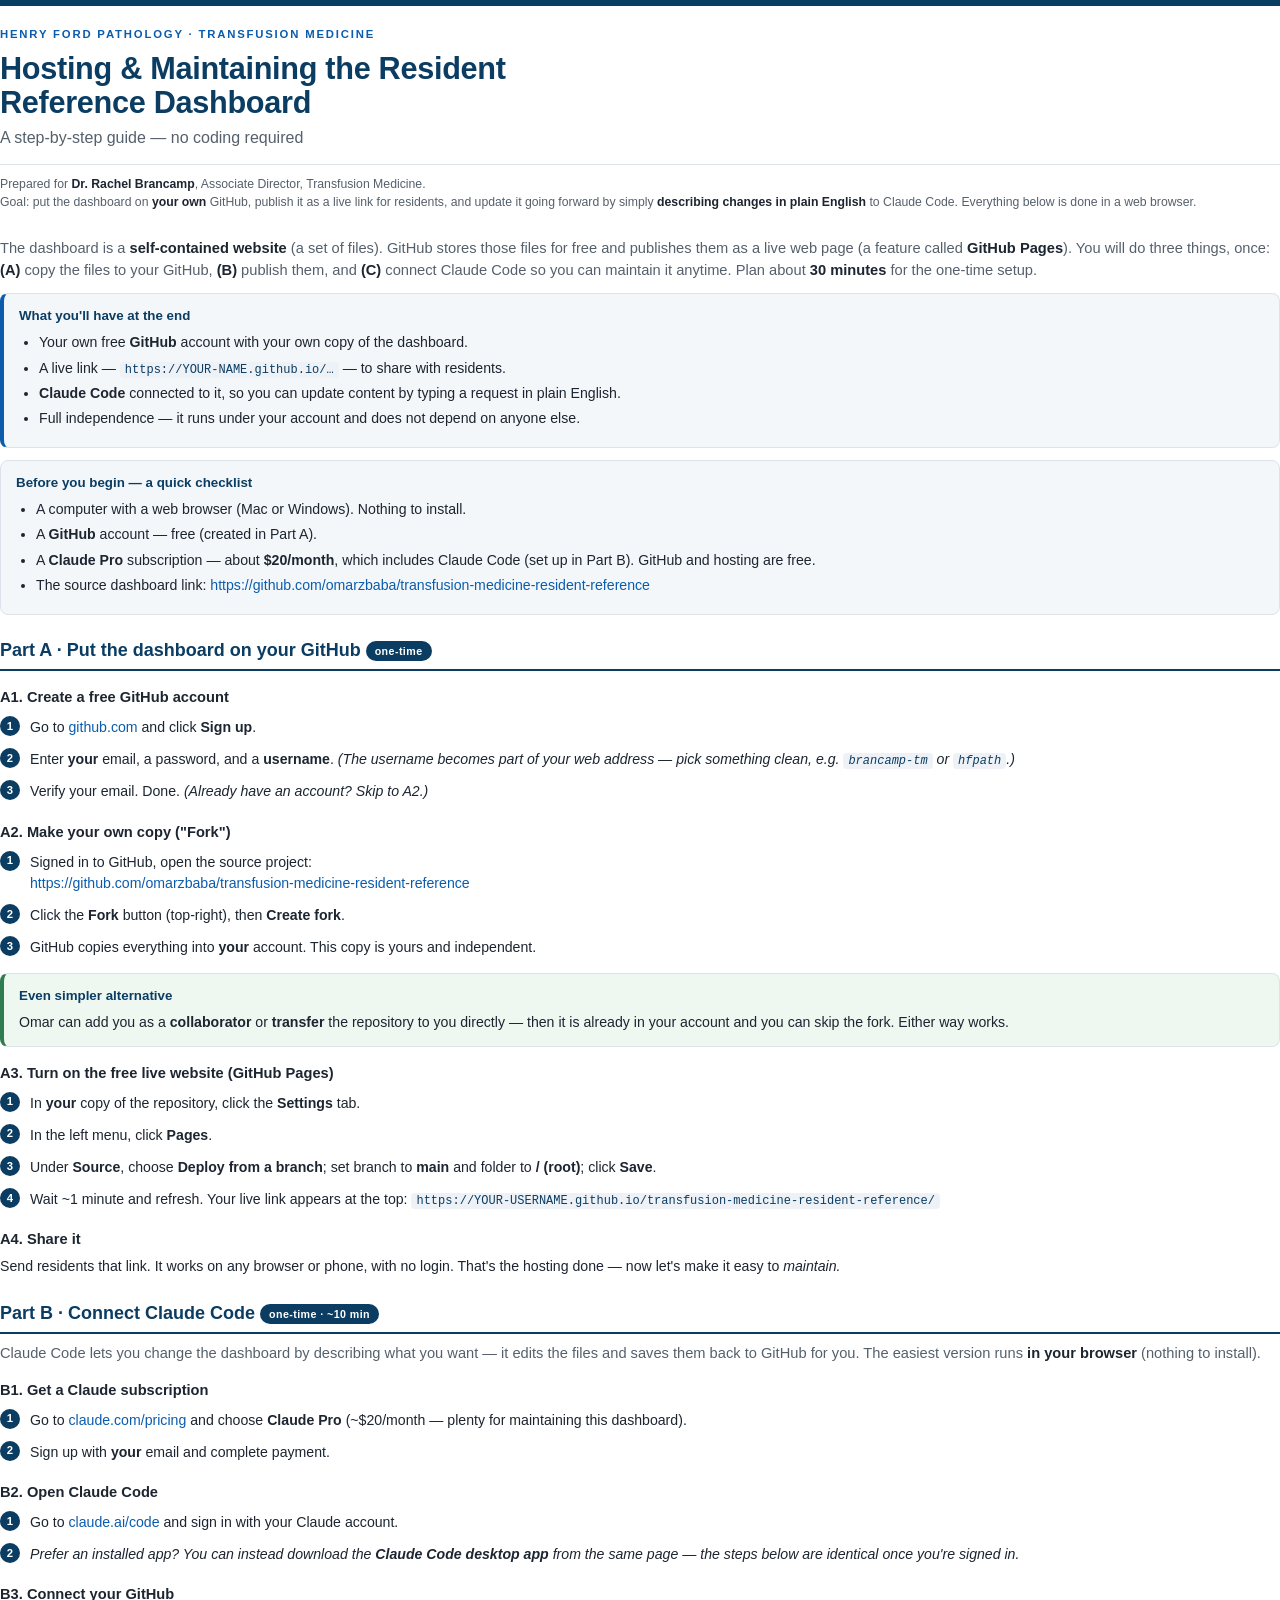
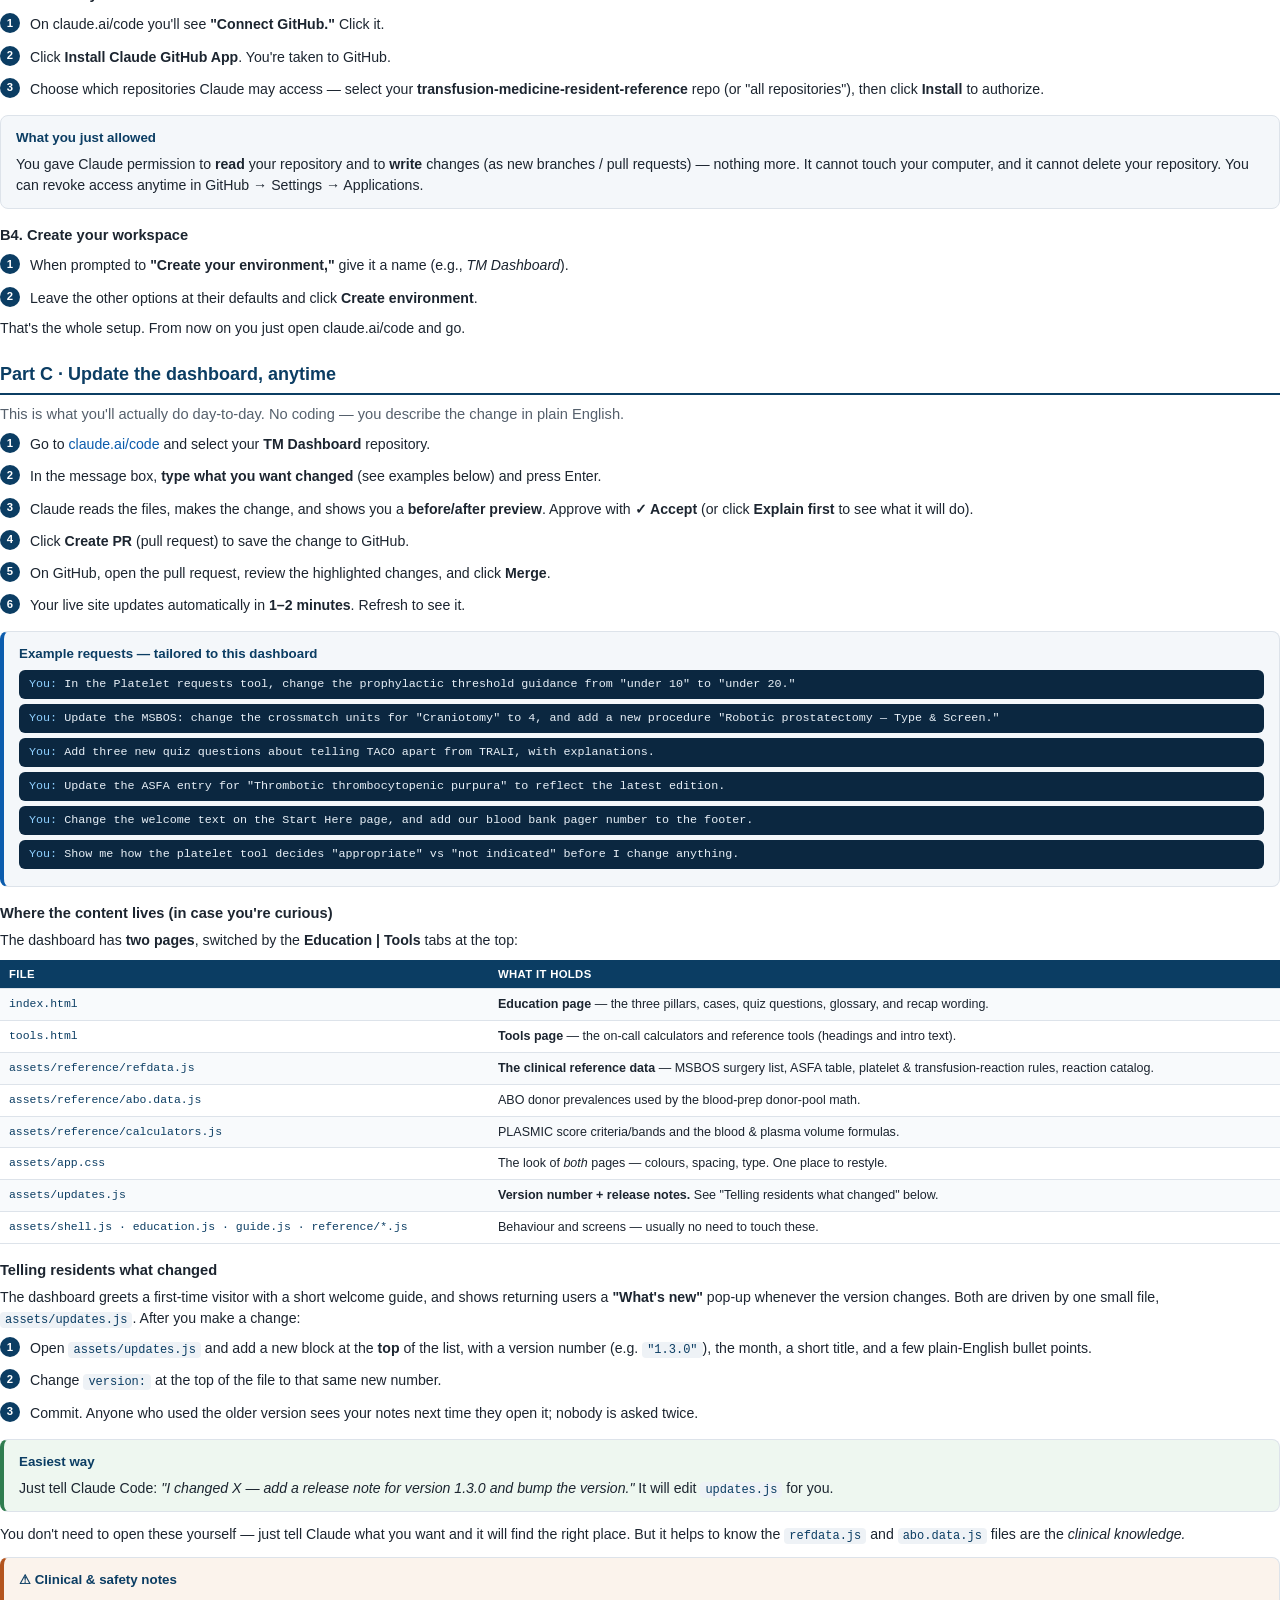
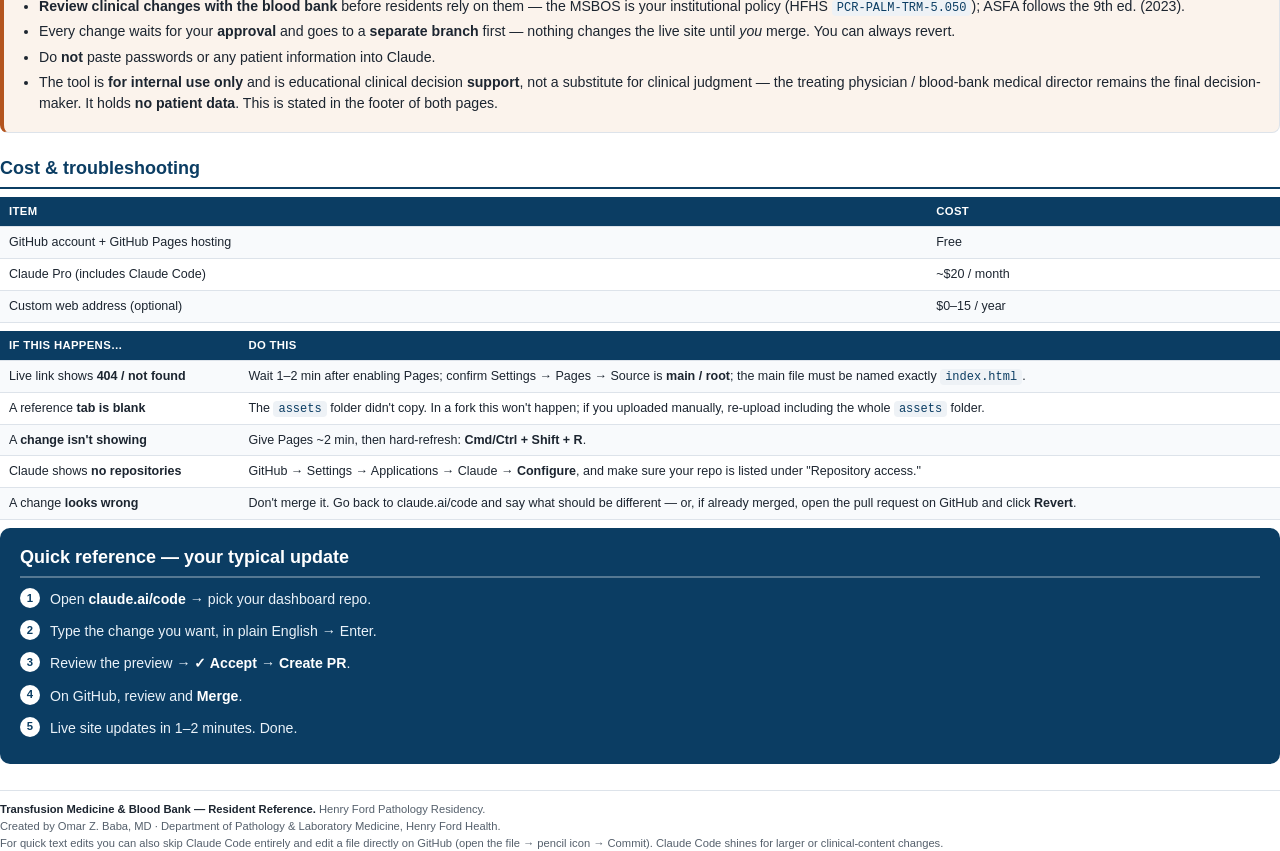
<file: docs/setup-guide.html>
<!doctype html>
<html lang="en">
<head>
<meta charset="utf-8" />
<title>Setup & Maintenance Guide</title>
<style>
  @page { size: letter; margin: 0.85in 0.8in 0.75in; }
  * { box-sizing: border-box; }
  html { -webkit-print-color-adjust: exact; print-color-adjust: exact; }
  body {
    font-family: "Helvetica Neue", Arial, "Segoe UI", sans-serif;
    color: #1c2530; font-size: 10.6pt; line-height: 1.5; margin: 0;
  }
  :root { --navy:#0b3d63; --blue:#0b5cad; --ink:#1c2530; --muted:#55606c; --line:#dde3ea; --soft:#f4f7fa; }

  /* cover */
  .cover { border-top: 6px solid var(--navy); padding-top: 20px; margin-bottom: 26px; }
  .eyebrow { font-size: 8.5pt; letter-spacing: .16em; text-transform: uppercase; color: var(--blue); font-weight: 700; }
  h1 { font-size: 23pt; line-height: 1.12; color: var(--navy); margin: 8px 0 6px; letter-spacing: -0.01em; }
  .sub { font-size: 12pt; color: var(--muted); margin: 0 0 14px; }
  .cover-meta { font-size: 9.2pt; color: var(--muted); border-top: 1px solid var(--line); padding-top: 10px; }
  .cover-meta strong { color: var(--ink); }

  h2 { font-size: 13.5pt; color: var(--navy); margin: 22px 0 8px; padding-bottom: 5px;
       border-bottom: 2px solid var(--navy); break-after: avoid; }
  h3 { font-size: 11pt; color: var(--ink); margin: 15px 0 5px; break-after: avoid; }
  p { margin: 6px 0; }
  a { color: var(--blue); text-decoration: none; word-break: break-word; }
  strong { color: var(--ink); }
  .lead { font-size: 11pt; color: var(--muted); }

  ol, ul { margin: 6px 0 6px 0; padding-left: 20px; }
  li { margin: 4px 0; }
  ol.steps { counter-reset: s; list-style: none; padding-left: 0; }
  ol.steps > li { counter-increment: s; position: relative; padding: 3px 0 3px 30px; margin: 5px 0; break-inside: avoid; }
  ol.steps > li::before {
    content: counter(s); position: absolute; left: 0; top: 2px; width: 20px; height: 20px;
    background: var(--navy); color: #fff; border-radius: 50%; font-size: 8.5pt; font-weight: 700;
    display: flex; align-items: center; justify-content: center;
  }

  .box { border: 1px solid var(--line); border-radius: 8px; padding: 12px 15px; margin: 12px 0; background: var(--soft); break-inside: avoid; }
  .box h4 { margin: 0 0 6px; font-size: 10pt; color: var(--navy); }
  .box.accent { border-left: 4px solid var(--blue); }
  .box.warn { border-left: 4px solid #b3541e; background: #fbf3ec; }
  .box.tip  { border-left: 4px solid #2f7d4f; background: #eef7f0; }

  .pill { display:inline-block; background: var(--navy); color:#fff; font-size:8pt; font-weight:700; letter-spacing:.04em;
          padding: 2px 9px; border-radius: 999px; vertical-align: middle; }
  code, .mono { font-family: "SF Mono", Consolas, monospace; font-size: 9pt; background: #eef2f6; padding: 1px 5px; border-radius: 4px; color: #0b3d63; }
  .example { font-family: "SF Mono", Consolas, monospace; font-size: 8.8pt; background: #0b2740; color: #e8f0f7;
             padding: 6px 10px; border-radius: 6px; margin: 5px 0; line-height: 1.45; }
  .example .u { color: #8fd0ff; }

  table { width: 100%; border-collapse: collapse; margin: 8px 0; font-size: 9.4pt; }
  th, td { text-align: left; padding: 6px 9px; border-bottom: 1px solid var(--line); vertical-align: top; }
  th { background: var(--navy); color: #fff; font-size: 8.5pt; letter-spacing: .03em; text-transform: uppercase; }
  tr:nth-child(even) td { background: #f8fafc; }

  .filemap td:first-child { font-family:"SF Mono",Consolas,monospace; font-size:8.6pt; white-space:nowrap; color:#0b3d63; }
  .qref { background: var(--navy); color:#eaf2f9; border-radius: 10px; padding: 16px 20px; break-inside: avoid; }
  .qref h2 { color:#fff; border-color: rgba(255,255,255,.3); margin-top:0; }
  .qref ol.steps > li::before { background:#fff; color: var(--navy); }
  .qref a, .qref strong, .qref code { color:#fff; }
  .qref code { background: rgba(255,255,255,.14); }

  .foot { margin-top: 26px; padding-top: 10px; border-top: 1px solid var(--line); font-size: 8.4pt; color: var(--muted); }
  .page-break { break-before: page; }
  .nowrap { white-space: nowrap; }
</style>
</head>
<body>

<div class="cover">
  <div class="eyebrow">Henry Ford Pathology · Transfusion Medicine</div>
  <h1>Hosting &amp; Maintaining the Resident<br>Reference Dashboard</h1>
  <p class="sub">A step-by-step guide — no coding required</p>
  <div class="cover-meta">
    Prepared for <strong>Dr. Rachel Brancamp</strong>, Associate Director, Transfusion Medicine.<br>
    Goal: put the dashboard on <strong>your own</strong> GitHub, publish it as a live link for residents, and update it going
    forward by simply <strong>describing changes in plain English</strong> to Claude Code. Everything below is done in a web browser.
  </div>
</div>

<p class="lead">The dashboard is a <strong>self-contained website</strong> (a set of files). GitHub stores those files for free and
publishes them as a live web page (a feature called <strong>GitHub Pages</strong>). You will do three things, once:
<strong>(A)</strong> copy the files to your GitHub, <strong>(B)</strong> publish them, and <strong>(C)</strong> connect
Claude Code so you can maintain it anytime. Plan about <strong>30 minutes</strong> for the one-time setup.</p>

<div class="box accent">
  <h4>What you'll have at the end</h4>
  <ul>
    <li>Your own free <strong>GitHub</strong> account with your own copy of the dashboard.</li>
    <li>A live link — <code>https://YOUR-NAME.github.io/…</code> — to share with residents.</li>
    <li><strong>Claude Code</strong> connected to it, so you can update content by typing a request in plain English.</li>
    <li>Full independence — it runs under your account and does not depend on anyone else.</li>
  </ul>
</div>

<div class="box">
  <h4>Before you begin — a quick checklist</h4>
  <ul>
    <li>A computer with a web browser (Mac or Windows). Nothing to install.</li>
    <li>A <strong>GitHub</strong> account — free (created in Part A).</li>
    <li>A <strong>Claude Pro</strong> subscription — about <strong>$20/month</strong>, which includes Claude Code (set up in Part B). GitHub and hosting are free.</li>
    <li>The source dashboard link: <a>https://github.com/omarzbaba/transfusion-medicine-resident-reference</a></li>
  </ul>
</div>

<h2>Part A · Put the dashboard on your GitHub <span class="pill">one-time</span></h2>

<h3>A1. Create a free GitHub account</h3>
<ol class="steps">
  <li>Go to <a>github.com</a> and click <strong>Sign up</strong>.</li>
  <li>Enter <strong>your</strong> email, a password, and a <strong>username</strong>. <em>(The username becomes part of your web address — pick something clean, e.g. <code>brancamp-tm</code> or <code>hfpath</code>.)</em></li>
  <li>Verify your email. Done. <em>(Already have an account? Skip to A2.)</em></li>
</ol>

<h3>A2. Make your own copy ("Fork")</h3>
<ol class="steps">
  <li>Signed in to GitHub, open the source project:<br><a>https://github.com/omarzbaba/transfusion-medicine-resident-reference</a></li>
  <li>Click the <strong>Fork</strong> button (top-right), then <strong>Create fork</strong>.</li>
  <li>GitHub copies everything into <strong>your</strong> account. This copy is yours and independent.</li>
</ol>
<div class="box tip"><h4>Even simpler alternative</h4>Omar can add you as a <strong>collaborator</strong> or <strong>transfer</strong> the
repository to you directly — then it is already in your account and you can skip the fork. Either way works.</div>

<h3>A3. Turn on the free live website (GitHub Pages)</h3>
<ol class="steps">
  <li>In <strong>your</strong> copy of the repository, click the <strong>Settings</strong> tab.</li>
  <li>In the left menu, click <strong>Pages</strong>.</li>
  <li>Under <strong>Source</strong>, choose <strong>Deploy from a branch</strong>; set branch to <strong>main</strong> and folder to <strong>/ (root)</strong>; click <strong>Save</strong>.</li>
  <li>Wait ~1 minute and refresh. Your live link appears at the top: <code>https://YOUR-USERNAME.github.io/transfusion-medicine-resident-reference/</code></li>
</ol>

<h3>A4. Share it</h3>
<p>Send residents that link. It works on any browser or phone, with no login. That's the hosting done — now let's make it easy to <em>maintain.</em></p>

<div class="page-break"></div>

<h2>Part B · Connect Claude Code <span class="pill">one-time · ~10 min</span></h2>

<p class="lead">Claude Code lets you change the dashboard by describing what you want — it edits the files and saves them back to GitHub for you. The easiest version runs <strong>in your browser</strong> (nothing to install).</p>

<h3>B1. Get a Claude subscription</h3>
<ol class="steps">
  <li>Go to <a>claude.com/pricing</a> and choose <strong>Claude Pro</strong> (~$20/month — plenty for maintaining this dashboard).</li>
  <li>Sign up with <strong>your</strong> email and complete payment.</li>
</ol>

<h3>B2. Open Claude Code</h3>
<ol class="steps">
  <li>Go to <a>claude.ai/code</a> and sign in with your Claude account.</li>
  <li><em>Prefer an installed app? You can instead download the <strong>Claude Code desktop app</strong> from the same page — the steps below are identical once you're signed in.</em></li>
</ol>

<h3>B3. Connect your GitHub</h3>
<ol class="steps">
  <li>On claude.ai/code you'll see <strong>"Connect GitHub."</strong> Click it.</li>
  <li>Click <strong>Install Claude GitHub App</strong>. You're taken to GitHub.</li>
  <li>Choose which repositories Claude may access — select your <strong>transfusion-medicine-resident-reference</strong> repo (or "all repositories"), then click <strong>Install</strong> to authorize.</li>
</ol>
<div class="box"><h4>What you just allowed</h4>You gave Claude permission to <strong>read</strong> your repository and to <strong>write</strong> changes (as new branches / pull requests) — nothing more. It cannot touch your computer, and it cannot delete your repository. You can revoke access anytime in GitHub → <span class="nowrap">Settings → Applications</span>.</div>

<h3>B4. Create your workspace</h3>
<ol class="steps">
  <li>When prompted to <strong>"Create your environment,"</strong> give it a name (e.g., <em>TM Dashboard</em>).</li>
  <li>Leave the other options at their defaults and click <strong>Create environment</strong>.</li>
</ol>
<p>That's the whole setup. From now on you just open claude.ai/code and go.</p>

<h2>Part C · Update the dashboard, anytime</h2>

<p class="lead">This is what you'll actually do day-to-day. No coding — you describe the change in plain English.</p>

<ol class="steps">
  <li>Go to <a>claude.ai/code</a> and select your <strong>TM Dashboard</strong> repository.</li>
  <li>In the message box, <strong>type what you want changed</strong> (see examples below) and press Enter.</li>
  <li>Claude reads the files, makes the change, and shows you a <strong>before/after preview</strong>. Approve with <strong>✓ Accept</strong> (or click <strong>Explain first</strong> to see what it will do).</li>
  <li>Click <strong>Create PR</strong> (pull request) to save the change to GitHub.</li>
  <li>On GitHub, open the pull request, review the highlighted changes, and click <strong>Merge</strong>.</li>
  <li>Your live site updates automatically in <strong>1–2 minutes</strong>. Refresh to see it.</li>
</ol>

<div class="box accent">
  <h4>Example requests — tailored to this dashboard</h4>
  <div class="example"><span class="u">You:</span> In the Platelet requests tool, change the prophylactic threshold guidance from "under 10" to "under 20."</div>
  <div class="example"><span class="u">You:</span> Update the MSBOS: change the crossmatch units for "Craniotomy" to 4, and add a new procedure "Robotic prostatectomy — Type &amp; Screen."</div>
  <div class="example"><span class="u">You:</span> Add three new quiz questions about telling TACO apart from TRALI, with explanations.</div>
  <div class="example"><span class="u">You:</span> Update the ASFA entry for "Thrombotic thrombocytopenic purpura" to reflect the latest edition.</div>
  <div class="example"><span class="u">You:</span> Change the welcome text on the Start Here page, and add our blood bank pager number to the footer.</div>
  <div class="example"><span class="u">You:</span> Show me how the platelet tool decides "appropriate" vs "not indicated" before I change anything.</div>
</div>

<h3>Where the content lives (in case you're curious)</h3>
<p>The dashboard has <strong>two pages</strong>, switched by the <strong>Education | Tools</strong> tabs at the top:</p>
<table class="filemap">
  <tr><th>File</th><th>What it holds</th></tr>
  <tr><td>index.html</td><td><strong>Education page</strong> — the three pillars, cases, quiz questions, glossary, and recap wording.</td></tr>
  <tr><td>tools.html</td><td><strong>Tools page</strong> — the on-call calculators and reference tools (headings and intro text).</td></tr>
  <tr><td>assets/reference/refdata.js</td><td><strong>The clinical reference data</strong> — MSBOS surgery list, ASFA table, platelet &amp; transfusion-reaction rules, reaction catalog.</td></tr>
  <tr><td>assets/reference/abo.data.js</td><td>ABO donor prevalences used by the blood-prep donor-pool math.</td></tr>
  <tr><td>assets/reference/calculators.js</td><td>PLASMIC score criteria/bands and the blood &amp; plasma volume formulas.</td></tr>
  <tr><td>assets/app.css</td><td>The look of <em>both</em> pages — colours, spacing, type. One place to restyle.</td></tr>
  <tr><td>assets/updates.js</td><td><strong>Version number + release notes.</strong> See "Telling residents what changed" below.</td></tr>
  <tr><td>assets/shell.js · education.js · guide.js · reference/*.js</td><td>Behaviour and screens — usually no need to touch these.</td></tr>
</table>

<h3>Telling residents what changed</h3>
<p>The dashboard greets a first-time visitor with a short welcome guide, and shows returning users a
<strong>"What's new"</strong> pop-up whenever the version changes. Both are driven by one small file,
<span class="mono">assets/updates.js</span>. After you make a change:</p>
<ol class="steps">
  <li>Open <span class="mono">assets/updates.js</span> and add a new block at the <strong>top</strong> of the list, with a version number (e.g. <span class="mono">"1.3.0"</span>), the month, a short title, and a few plain-English bullet points.</li>
  <li>Change <span class="mono">version:</span> at the top of the file to that same new number.</li>
  <li>Commit. Anyone who used the older version sees your notes next time they open it; nobody is asked twice.</li>
</ol>
<div class="box tip"><h4>Easiest way</h4>Just tell Claude Code: <em>"I changed X — add a release note for version 1.3.0 and bump the version."</em> It will edit <span class="mono">updates.js</span> for you.</div>
<p>You don't need to open these yourself — just tell Claude what you want and it will find the right place. But it helps to know the <span class="mono">refdata.js</span> and <span class="mono">abo.data.js</span> files are the <em>clinical knowledge.</em></p>

<div class="box warn">
  <h4>⚠ Clinical &amp; safety notes</h4>
  <ul>
    <li><strong>Review clinical changes with the blood bank</strong> before residents rely on them — the MSBOS is your institutional policy (HFHS <code>PCR-PALM-TRM-5.050</code>); ASFA follows the 9th ed. (2023).</li>
    <li>Every change waits for your <strong>approval</strong> and goes to a <strong>separate branch</strong> first — nothing changes the live site until <em>you</em> merge. You can always revert.</li>
    <li>Do <strong>not</strong> paste passwords or any patient information into Claude.</li>
    <li>The tool is <strong>for internal use only</strong> and is educational clinical decision <strong>support</strong>, not a substitute for clinical judgment — the treating physician / blood-bank medical director remains the final decision-maker. It holds <strong>no patient data</strong>. This is stated in the footer of both pages.</li>
  </ul>
</div>

<h2>Cost &amp; troubleshooting</h2>
<table>
  <tr><th>Item</th><th>Cost</th></tr>
  <tr><td>GitHub account + GitHub Pages hosting</td><td>Free</td></tr>
  <tr><td>Claude Pro (includes Claude Code)</td><td>~$20 / month</td></tr>
  <tr><td>Custom web address (optional)</td><td>$0–15 / year</td></tr>
</table>
<table>
  <tr><th>If this happens…</th><th>Do this</th></tr>
  <tr><td>Live link shows <strong>404 / not found</strong></td><td>Wait 1–2 min after enabling Pages; confirm Settings → Pages → Source is <strong>main / root</strong>; the main file must be named exactly <code>index.html</code>.</td></tr>
  <tr><td>A reference <strong>tab is blank</strong></td><td>The <code>assets</code> folder didn't copy. In a fork this won't happen; if you uploaded manually, re-upload including the whole <code>assets</code> folder.</td></tr>
  <tr><td>A <strong>change isn't showing</strong></td><td>Give Pages ~2 min, then hard-refresh: <strong>Cmd/Ctrl + Shift + R</strong>.</td></tr>
  <tr><td>Claude shows <strong>no repositories</strong></td><td>GitHub → Settings → Applications → Claude → <strong>Configure</strong>, and make sure your repo is listed under "Repository access."</td></tr>
  <tr><td>A change <strong>looks wrong</strong></td><td>Don't merge it. Go back to claude.ai/code and say what should be different — or, if already merged, open the pull request on GitHub and click <strong>Revert</strong>.</td></tr>
</table>

<div class="qref">
  <h2>Quick reference — your typical update</h2>
  <ol class="steps">
    <li>Open <strong>claude.ai/code</strong> → pick your dashboard repo.</li>
    <li>Type the change you want, in plain English → Enter.</li>
    <li>Review the preview → <strong>✓ Accept</strong> → <strong>Create PR</strong>.</li>
    <li>On GitHub, review and <strong>Merge</strong>.</li>
    <li>Live site updates in 1–2 minutes. Done.</li>
  </ol>
</div>

<div class="foot">
  <strong>Transfusion Medicine &amp; Blood Bank — Resident Reference.</strong> Henry Ford Pathology Residency.<br>
  Created by Omar Z. Baba, MD · Department of Pathology &amp; Laboratory Medicine, Henry Ford Health.<br>
  For quick text edits you can also skip Claude Code entirely and edit a file directly on GitHub (open the file → pencil icon → Commit). Claude Code shines for larger or clinical-content changes.
</div>

</body>
</html>
</file>
<file: assets/app.css>
/* app.css — shared design system for the Resident Reference (education + tools pages).
   One place to restyle both pages. */
/* ============================================================
   DESIGN TOKENS  —  warm-neutral monochrome + single blue accent
   ============================================================ */
:root{
  --sb: 264px;            /* sidebar width */
  --hb: 56px;             /* header height */
  --maxw: 1000px;         /* readable column */
  --radius: 14px;
  --radius-sm: 10px;
  --radius-lg: 22px;
  --space-sec: clamp(3.2rem, 2.2rem + 4vw, 6rem);
  --dur: 400ms;
  --dur-fast: 200ms;
  --ease: cubic-bezier(.4,0,.2,1);
  --ease-out: cubic-bezier(.16,1,.3,1);
  --font: -apple-system, BlinkMacSystemFont, "SF Pro Display", "SF Pro Text", "Helvetica Neue", Helvetica, Arial, sans-serif;
  --mono: ui-monospace, "SF Mono", SFMono-Regular, Menlo, Consolas, monospace;

  /* muted semantic hues — used only as small accents / labels / quiz states */
  --blood: #c0556e;
  --coag:  #b07d2e;
  --aph:   #3a8f96;
  --good:  #2e8b57;
  --bad:   #cf3b46;
  --warn:  #a8772a;
  --info:  #3d7fb0;
}

/* ---------- LIGHT (Apple-like) ---------- */
html[data-theme="light"]{
  --bg:        #ffffff;
  --bg-2:      #f5f5f7;
  --bg-soft:   #fbfbfd;
  --surface:   #ffffff;
  --surface-2: #f5f5f7;
  --surface-3: #ececef;
  --border:    rgba(0,0,0,.10);
  --border-2:  rgba(0,0,0,.16);
  --hair:      rgba(0,0,0,.08);
  --text:      #1d1d1f;
  --muted:     #6e6e73;
  --faint:     #86868b;
  --accent:    #0071e3;
  --accent-press:#0077ed;
  --accent-soft: rgba(0,113,227,.10);
  --on-accent: #ffffff;
  --shadow:    0 1px 2px rgba(0,0,0,.04);
  --shadow-hover: 0 4px 18px -6px rgba(0,0,0,.12);
  --shadow-lg: 0 24px 60px -28px rgba(0,0,0,.22);
  --nav-bg:    rgba(255,255,255,.72);
  --ambient-1: rgba(0,113,227,.05);
  --ambient-2: rgba(192,85,110,.045);
  color-scheme: light;
}
/* ---------- DARK (true black, Apple-like) ---------- */
html[data-theme="dark"]{
  --bg:        #000000;
  --bg-2:      #0b0b0c;
  --bg-soft:   #101012;
  --surface:   #141416;
  --surface-2: #1c1c1f;
  --surface-3: #28282c;
  --border:    rgba(255,255,255,.11);
  --border-2:  rgba(255,255,255,.20);
  --hair:      rgba(255,255,255,.08);
  --text:      #f5f5f7;
  --muted:     #a1a1a6;
  --faint:     #86868b;
  --accent:    #2997ff;
  --accent-press:#0a84ff;
  --accent-soft: rgba(41,151,255,.14);
  --on-accent: #ffffff;
  --shadow:    0 1px 2px rgba(0,0,0,.5);
  --shadow-hover: 0 8px 26px -10px rgba(0,0,0,.7);
  --shadow-lg: 0 30px 70px -30px rgba(0,0,0,.85);
  --nav-bg:    rgba(10,10,12,.62);
  --ambient-1: rgba(41,151,255,.06);
  --ambient-2: rgba(192,85,110,.05);
  color-scheme: dark;
}

/* ============================================================
   BASE
   ============================================================ */
*,*::before,*::after{ box-sizing:border-box }
html{ scroll-behavior:smooth }
body{
  margin:0; font-family:var(--font); color:var(--text); background:var(--bg);
  font-size:15px; line-height:1.6; letter-spacing:-0.012em;
  -webkit-font-smoothing:antialiased; text-rendering:optimizeLegibility; overflow:hidden;
}
/* ambient depth — single very soft, slow radial wash (no particles) */
body::before{
  content:""; position:fixed; inset:0; z-index:-2; pointer-events:none;
  background:
    radial-gradient(60% 50% at 82% -6%, var(--ambient-1), transparent 60%),
    radial-gradient(50% 45% at -8% 4%, var(--ambient-2), transparent 55%);
  animation:drift 26s var(--ease) infinite alternate;
}
@keyframes drift{ from{ transform:translate3d(0,0,0) } to{ transform:translate3d(0,-14px,0) } }
/* faint grain overlay for editorial texture */
body::after{
  content:""; position:fixed; inset:0; z-index:-1; pointer-events:none; opacity:.025;
  background-image:url("data:image/svg+xml,%3Csvg xmlns='http://www.w3.org/2000/svg' width='140' height='140'%3E%3Cfilter id='n'%3E%3CfeTurbulence type='fractalNoise' baseFrequency='0.8' numOctaves='2'/%3E%3C/filter%3E%3Crect width='100%25' height='100%25' filter='url(%23n)'/%3E%3C/svg%3E");
}
h1,h2,h3,h4,h5{ margin:0; line-height:1.12; letter-spacing:-0.025em; font-weight:600 }
p{ margin:0 }
a{ color:inherit; text-decoration:none }
strong{ font-weight:600; color:var(--text) }
em{ font-style:italic }
::selection{ background:var(--accent-soft); color:var(--text) }
:focus-visible{ outline:2px solid var(--accent); outline-offset:2px; border-radius:5px }

.skip-link{ position:fixed; left:-999px; top:8px; z-index:100; background:var(--text); color:var(--bg); padding:.5rem .9rem; border-radius:8px }
.skip-link:focus{ left:8px }

.main::-webkit-scrollbar{ width:10px }
.main::-webkit-scrollbar-thumb{ background:var(--border-2); border-radius:99px; border:3px solid transparent; background-clip:content-box }

.scroll-progress{ position:fixed; top:0; left:0; right:0; height:2px; z-index:60 }
.scroll-progress span{ display:block; height:100%; width:0%; background:var(--accent); transition:width 90ms linear }

/* ============================================================
   APP SHELL
   ============================================================ */
.app{ display:grid; grid-template-columns:var(--sb) 1fr; grid-template-rows:var(--hb) 1fr; height:100vh; height:100dvh }

/* sidebar */
.sidebar{ grid-row:1 / 3; grid-column:1; display:flex; flex-direction:column; gap:4px;
  border-right:1px solid var(--hair); background:var(--bg); padding:20px 14px; z-index:40 }
.brand{ display:flex; align-items:center; gap:11px; padding:4px 8px 18px }
.brand-mark{ width:34px; height:34px; flex:0 0 auto; display:grid; place-items:center; border-radius:9px;
  background:var(--surface-2); border:1px solid var(--hair); color:var(--text) }
.brand-text{ display:flex; flex-direction:column; line-height:1.25 }
.brand-text strong{ font-size:.9rem; font-weight:600; letter-spacing:-0.02em }
.brand-text span{ font-size:.72rem; color:var(--faint) }

.nav{ display:flex; flex-direction:column; gap:1px; overflow-y:auto; flex:1; margin:0 -4px; padding:0 4px }
.nav-group{ font-size:.66rem; text-transform:uppercase; letter-spacing:.12em; color:var(--faint);
  margin:16px 10px 6px; font-weight:600 }
.nav-item{ display:flex; align-items:center; gap:11px; padding:8px 11px; border-radius:8px;
  font-size:.86rem; font-weight:450; color:var(--muted); transition:background var(--dur-fast), color var(--dur-fast) }
.nav-item:hover{ background:var(--surface-2); color:var(--text) }
.nav-item.is-active{ background:var(--surface-2); color:var(--text); font-weight:550 }
.nav-ico{ font-size:.5rem; color:var(--faint); width:10px; text-align:center }
.nav-item.is-active .nav-ico{ color:var(--accent) }
.nav-ico--blood{ color:var(--blood) } .nav-ico--coag{ color:var(--coag) } .nav-ico--aph{ color:var(--aph) }

.sidebar-foot{ padding-top:14px; border-top:1px solid var(--hair); margin-top:4px }
.learner-chip{ display:flex; align-items:center; gap:10px; padding:8px; border-radius:10px }
.learner-avatars{ display:flex }
.learner-avatars span{ width:26px; height:26px; border-radius:50%; display:grid; place-items:center;
  font-size:.7rem; font-weight:600; color:#fff; border:2px solid var(--bg) }
.learner-avatars span:first-child{ background:#7c7c82 }
.learner-avatars span:last-child{ background:#54545a; margin-left:-9px }
.learner-meta{ display:flex; flex-direction:column; line-height:1.25 }
.learner-meta strong{ font-size:.8rem; font-weight:600 } .learner-meta span{ font-size:.68rem; color:var(--faint) }

/* topbar — the one place a navbar blur is allowed */
.topbar{ grid-column:2; grid-row:1; display:flex; align-items:center; gap:14px; padding:0 clamp(16px,3vw,34px);
  border-bottom:1px solid var(--hair); background:var(--nav-bg); backdrop-filter:saturate(1.8) blur(20px);
  -webkit-backdrop-filter:saturate(1.8) blur(20px); z-index:30 }
.crumb{ display:flex; flex-direction:column; line-height:1.15; flex:1; min-width:0 }
.crumb-kicker{ font-size:.6rem; text-transform:uppercase; letter-spacing:.14em; color:var(--faint); font-weight:600 }
.crumb-title{ font-size:.95rem; font-weight:600; white-space:nowrap; overflow:hidden; text-overflow:ellipsis; letter-spacing:-0.02em }
.topbar-right{ display:flex; align-items:center; gap:10px }

.icon-btn{ width:36px; height:36px; flex:0 0 auto; display:grid; place-items:center; border-radius:9px;
  background:transparent; border:1px solid var(--border); color:var(--muted); cursor:pointer;
  transition:background var(--dur-fast), color var(--dur-fast), transform var(--dur-fast) }
.icon-btn:hover{ background:var(--surface-2); color:var(--text) }
.icon-btn:active{ transform:scale(.94) }
.menu-btn{ display:none }
.ico-moon{ display:none } html[data-theme="dark"] .ico-sun{ display:none } html[data-theme="dark"] .ico-moon{ display:block }

.progress-pill{ display:flex; align-items:center; gap:9px; padding:5px 13px 5px 6px; border-radius:99px;
  border:1px solid var(--border) }
.ring{ transform:rotate(-90deg) }
.ring-bg{ fill:none; stroke:var(--border-2); stroke-width:3 }
.ring-fg{ fill:none; stroke:var(--accent); stroke-width:3; stroke-linecap:round;
  stroke-dasharray:97.4; stroke-dashoffset:97.4; transition:stroke-dashoffset var(--dur) var(--ease) }
.progress-pill-text{ display:flex; flex-direction:column; line-height:1.1 }
.progress-pill-text strong{ font-size:.8rem; font-weight:600 } .progress-pill-text span{ font-size:.63rem; color:var(--faint) }

/* main */
.main{ grid-column:2; grid-row:2; overflow-y:auto; scroll-behavior:smooth; position:relative }
.section{ max-width:var(--maxw); margin:0 auto; padding:var(--space-sec) clamp(18px,3vw,40px); scroll-margin-top:20px }
.section + .section{ border-top:1px solid var(--hair) }
.section-head{ margin-bottom:30px; max-width:70ch }
.section-head h2{ font-size:clamp(1.7rem,1.2rem+1.9vw,2.4rem); margin:12px 0 12px; letter-spacing:-0.03em }
.section-sub{ color:var(--muted); max-width:64ch; font-size:1rem; line-height:1.55 }

/* ============================================================
   REVEAL
   ============================================================ */
.reveal{ opacity:0; transform:translateY(12px); transition:opacity .6s var(--ease-out), transform .6s var(--ease-out) }
.reveal.in{ opacity:1; transform:none }

/* ============================================================
   PRIMITIVES
   ============================================================ */
.kicker{ display:inline-block; font-size:.68rem; font-weight:600; text-transform:uppercase; letter-spacing:.14em; color:var(--accent) }
.kicker--blood{ color:var(--blood) } .kicker--coag{ color:var(--coag) } .kicker--aph{ color:var(--aph) }

.surface{ background:var(--surface); border:1px solid var(--border); border-radius:var(--radius); padding:22px }
.muted-note{ color:var(--faint); font-size:.85rem }
.ticks{ list-style:none; padding:0; margin:12px 0; display:flex; flex-direction:column; gap:9px }
.ticks li{ position:relative; padding-left:24px; font-size:.9rem; color:var(--muted) }
.ticks li::before{ content:""; position:absolute; left:2px; top:.55em; width:9px; height:5px;
  border-left:1.6px solid var(--accent); border-bottom:1.6px solid var(--accent); transform:rotate(-45deg) }

.grid-3{ display:grid; grid-template-columns:repeat(3,1fr); gap:16px; margin-top:24px }
.grid-2{ display:grid; grid-template-columns:repeat(2,1fr); gap:16px }
.grid-auto{ display:grid; grid-template-columns:repeat(auto-fit,minmax(244px,1fr)); gap:16px }

.btn{ display:inline-flex; align-items:center; gap:7px; padding:11px 20px; border-radius:12px; font-size:.9rem;
  font-weight:550; cursor:pointer; border:1px solid transparent; font-family:inherit; letter-spacing:-0.01em;
  transition:background var(--dur-fast), border-color var(--dur-fast), transform var(--dur-fast), color var(--dur-fast) }
.btn:active{ transform:scale(.98) }
.btn--primary{ background:var(--accent); color:var(--on-accent) }
.btn--primary:hover{ background:var(--accent-press) }
.btn--ghost{ background:transparent; border-color:var(--border-2); color:var(--text) }
.btn--ghost:hover{ background:var(--surface-2) }
.btn--sm{ padding:8px 15px; font-size:.82rem; border-radius:9px }

/* ============================================================
   HERO
   ============================================================ */
.hero{ padding:28px 0 8px }
.hero-title{ font-size:clamp(2.2rem,1.3rem+3.6vw,3.6rem); margin:18px 0 18px; max-width:17ch; line-height:1.04; letter-spacing:-0.035em; font-weight:600 }
.hero-lede{ font-size:clamp(1.05rem,.96rem+.5vw,1.3rem); color:var(--muted); max-width:58ch; line-height:1.5; font-weight:400 }
.hero-lede strong{ color:var(--text); font-weight:550 }
.hero-actions{ display:flex; gap:12px; margin:28px 0 36px; flex-wrap:wrap }
.hero-stats{ display:grid; grid-template-columns:repeat(4,auto); gap:40px; margin:0; padding-top:26px; border-top:1px solid var(--hair) }
.hero-stats div{ display:flex; flex-direction:column-reverse; gap:3px }
.hero-stats dt{ font-size:.72rem; color:var(--faint); text-transform:uppercase; letter-spacing:.06em }
.hero-stats dd{ margin:0; font-size:2rem; font-weight:600; letter-spacing:-0.04em; color:var(--text) }

.pillar-card{ position:relative; display:flex; flex-direction:column; gap:10px; padding:26px; border-radius:var(--radius);
  background:var(--surface); border:1px solid var(--border);
  transition:transform var(--dur) var(--ease-out), border-color var(--dur), box-shadow var(--dur) }
.pillar-card:hover{ transform:translateY(-3px); border-color:var(--border-2); box-shadow:var(--shadow-hover) }
.pillar-num{ font-family:var(--mono); font-size:.74rem; font-weight:500; color:var(--faint); letter-spacing:.04em }
.pillar-card h3{ font-size:1.16rem; letter-spacing:-0.02em }
.pillar-card p{ font-size:.9rem; color:var(--muted); flex:1; line-height:1.5 }
.pillar-go{ font-size:.84rem; font-weight:550; color:var(--accent); margin-top:4px; transition:gap var(--dur-fast) }
.pillar-card:hover .pillar-go{ text-decoration:none }

.how-row{ display:grid; grid-template-columns:1.15fr 1fr; gap:16px; margin-top:24px }
.how-card h4{ font-size:1rem; margin-bottom:8px; font-weight:600 }
.how-card--accent{ background:var(--bg-2); border-color:var(--hair) }
.big-quote{ font-size:1.18rem; font-weight:500; line-height:1.4; margin:6px 0 14px; letter-spacing:-0.02em }
.big-quote em{ color:var(--accent); font-style:normal }
.legend{ display:flex; flex-wrap:wrap; gap:7px; margin-top:14px }

/* ============================================================
   TAGS + CALLOUTS  (muted pastel labels, quiet boxes)
   ============================================================ */
.tag{ display:inline-flex; align-items:center; font-size:.62rem; font-weight:600; padding:3px 9px; border-radius:99px;
  letter-spacing:.07em; text-transform:uppercase; white-space:nowrap;
  color:var(--c,var(--muted)); background:color-mix(in srgb, var(--c,var(--muted)) 13%, transparent) }
.tag--why{ --c:var(--info) } .tag--pattern{ --c:var(--accent) } .tag--next{ --c:var(--good) }
.tag--pearl{ --c:var(--coag) } .tag--adv{ --c:var(--aph) } .tag--pitfall{ --c:var(--bad) } .tag--dnc{ --c:var(--warn) }

.callout{ --c:var(--accent); padding:14px 16px; border-radius:var(--radius-sm); background:var(--bg-2);
  border:1px solid var(--hair); border-left:2px solid var(--c); margin-top:12px; font-size:.9rem }
.callout > .tag{ margin-bottom:7px }
.callout p{ color:var(--muted); line-height:1.5 } .callout strong{ color:var(--text) }
.callout--why{ --c:var(--info) } .callout--pattern{ --c:var(--accent) } .callout--next{ --c:var(--good) }
.callout--pearl{ --c:var(--coag) } .callout--adv{ --c:var(--aph) } .callout--pitfall{ --c:var(--bad) } .callout--dnc{ --c:var(--warn) }

/* ============================================================
   TEACHING CARDS  (icon-free, text-forward)
   ============================================================ */
.tcard{ background:var(--surface); border:1px solid var(--border); border-radius:var(--radius); padding:20px;
  transition:border-color var(--dur), box-shadow var(--dur), transform var(--dur) }
.tcard:hover{ border-color:var(--border-2); box-shadow:var(--shadow-hover) }
.tcard-head{ display:flex; align-items:baseline; gap:10px; margin-bottom:8px; flex-wrap:wrap }
.tcard-ico{ display:none }
.tcard h4{ font-size:1rem; font-weight:600; letter-spacing:-0.02em } .tcard .sub{ font-size:.72rem; color:var(--faint) }
.tcard-body{ font-size:.89rem; color:var(--muted); margin-top:2px; line-height:1.55 }
.tcard-body p + p{ margin-top:9px }
.spec-row{ display:flex; justify-content:space-between; gap:10px; padding:7px 0; border-top:1px solid var(--hair); font-size:.84rem }
.spec-row:first-of-type{ border-top:none }
.spec-row span:first-child{ color:var(--faint) } .spec-row span:last-child{ font-weight:550; text-align:right; color:var(--text) }
.dose{ font-family:var(--mono); font-size:.82rem }

/* ============================================================
   COMPARISON TABLE
   ============================================================ */
.table-wrap{ overflow-x:auto; border:1px solid var(--border); border-radius:var(--radius); background:var(--surface); -webkit-overflow-scrolling:touch }
table.cmp{ width:100%; border-collapse:collapse; font-size:.85rem; min-width:640px }
.cmp th,.cmp td{ padding:12px 16px; text-align:left; border-bottom:1px solid var(--hair); vertical-align:top }
.cmp tbody tr:last-child td{ border-bottom:none }
.cmp thead th{ position:sticky; top:0; background:var(--bg-2); font-size:.66rem; text-transform:uppercase;
  letter-spacing:.07em; color:var(--faint); font-weight:600; z-index:1 }
.cmp tbody tr:hover{ background:var(--surface-2) }
.cmp td:first-child{ font-weight:600; color:var(--text) }
.cmp .pill{ font-family:var(--mono); font-size:.74rem; padding:2px 8px; border-radius:6px; background:var(--surface-2); border:1px solid var(--hair); white-space:nowrap }

/* ============================================================
   ACCORDION  (stripped — hairline rows, +/- toggle)
   ============================================================ */
.acc{ border-bottom:1px solid var(--hair) }
.acc summary{ list-style:none; cursor:pointer; padding:16px 4px; display:flex; align-items:center; gap:12px;
  font-weight:550; font-size:.92rem; letter-spacing:-0.01em; transition:color var(--dur-fast) }
.acc summary::-webkit-details-marker{ display:none }
.acc summary:hover{ color:var(--accent) }
.acc .chev{ margin-left:auto; color:var(--faint); font-size:1.2rem; line-height:1; width:16px; text-align:center; transition:transform var(--dur) var(--ease) }
.acc .chev::before{ content:"+" }
.acc[open] .chev::before{ content:"\2212" }
.acc[open] .chev{ color:var(--accent) }
.acc-body{ padding:0 4px 18px; font-size:.89rem; color:var(--muted); line-height:1.55 }
.acc-body p + p{ margin-top:9px }
/* ---- NHSN 3-panel case sheet (Case Definition · Severity · Imputability) ---- */
.rx-panels{ display:grid; grid-template-columns:1fr; border:1px solid var(--hair,#e3e3e6); border-radius:10px; overflow:hidden; margin:12px 0; background:var(--surface) }
@media (min-width:820px){ .rx-panels{ grid-template-columns:repeat(3,1fr) } }
.rx-panel + .rx-panel{ border-top:1px solid var(--hair,#e3e3e6) }
@media (min-width:820px){ .rx-panel + .rx-panel{ border-top:0; border-left:1px solid var(--hair,#e3e3e6) } }
.rx-panel-head{ font-weight:700; font-size:.78rem; padding:8px 12px; background:var(--surface-2); color:var(--text); border-bottom:1px solid var(--hair,#e3e3e6); letter-spacing:.01em }
.rx-panel-body{ padding:3px 12px 10px }
.rx-level{ padding:8px 11px; margin:8px 0; border-left:3px solid var(--hair,#ccc); border-radius:0 8px 8px 0; font-size:.82rem; color:var(--text) }
.rx-lvl-label{ font-weight:700; display:block; margin-bottom:4px }
.rx-optional{ text-align:center; font-size:.62rem; font-weight:800; letter-spacing:.12em; text-transform:uppercase; color:var(--muted); background:var(--surface-2); border-top:1px solid var(--hair,#e3e3e6); border-bottom:1px solid var(--hair,#e3e3e6); padding:4px; margin:10px -12px }
.rx-bullets{ columns:2; column-gap:22px; margin:6px 0; padding-left:18px }
.rx-bullets li{ margin:3px 0; break-inside:avoid }
@media (max-width:640px){ .rx-bullets{ columns:1 } }
.rx-conn{ font-weight:700; color:var(--accent) }
.rx-na{ color:var(--muted) }
.rx-level.def{ background:color-mix(in srgb, var(--good) 12%, transparent); border-left-color:var(--good) } .rx-level.def .rx-lvl-label{ color:var(--good) }
.rx-level.prob{ background:color-mix(in srgb, var(--warn) 15%, transparent); border-left-color:var(--warn) } .rx-level.prob .rx-lvl-label{ color:var(--warn) }
.rx-level.poss{ background:color-mix(in srgb, var(--accent) 11%, transparent); border-left-color:var(--accent) } .rx-level.poss .rx-lvl-label{ color:var(--accent) }
.rx-level.warnhi{ background:color-mix(in srgb, #c8721a 15%, transparent); border-left-color:#c8721a } .rx-level.warnhi .rx-lvl-label{ color:#c8721a }
.rx-level.crit{ background:color-mix(in srgb, var(--bad) 13%, transparent); border-left-color:var(--bad) } .rx-level.crit .rx-lvl-label{ color:var(--bad) }
.rx-level.neut{ background:color-mix(in srgb, var(--muted) 10%, transparent); border-left-color:var(--muted) } .rx-level.neut .rx-lvl-label{ color:var(--muted) }
.acc .dot{ width:7px; height:7px; border-radius:50%; flex:0 0 auto }

/* ============================================================
   TABS
   ============================================================ */
.tabs{ display:flex; gap:4px; padding:4px; background:var(--surface-2); border:1px solid var(--hair); border-radius:11px; margin-bottom:18px; flex-wrap:wrap }
.tab{ flex:1; min-width:110px; padding:8px 12px; border-radius:8px; font-size:.83rem; font-weight:550; cursor:pointer;
  border:none; background:transparent; color:var(--muted); font-family:inherit; transition:all var(--dur-fast) }
.tab:hover{ color:var(--text) }
.tab.is-active{ background:var(--surface); color:var(--text); box-shadow:var(--shadow) }
.tabpane{ display:none; animation:fade .4s var(--ease-out) }
.tabpane.is-active{ display:block }
@keyframes fade{ from{opacity:0; transform:translateY(6px)} to{opacity:1; transform:none} }

/* ============================================================
   ALGORITHM
   ============================================================ */
.algo{ display:flex; flex-direction:column; gap:10px; margin-top:8px }
.algo-node{ display:flex; gap:14px; align-items:flex-start; padding:16px 18px; border-radius:var(--radius);
  background:var(--surface); border:1px solid var(--border) }
.algo-step{ font-family:var(--mono); font-size:.74rem; font-weight:600; color:var(--on-accent); background:var(--accent);
  width:25px; height:25px; flex:0 0 auto; border-radius:7px; display:grid; place-items:center }
.algo-node h5{ margin:0 0 4px; font-size:.94rem; font-weight:600 }
.algo-node p{ font-size:.85rem; color:var(--muted); line-height:1.5 }
.algo-branch{ display:grid; grid-template-columns:1fr 1fr; gap:10px }
.algo-branch .algo-node{ background:var(--bg-2) }
.branch-tag{ font-size:.68rem; font-weight:600; text-transform:uppercase; letter-spacing:.06em; margin-bottom:4px; display:block }
.b-corrects .branch-tag{ color:var(--good) } .b-inhibits .branch-tag{ color:var(--bad) }

/* ============================================================
   QUIZ
   ============================================================ */
.quiz-toolbar{ display:flex; align-items:center; gap:10px; flex-wrap:wrap; margin-bottom:18px }
.filter-chips{ display:flex; gap:6px; flex-wrap:wrap }
.chip{ padding:7px 15px; border-radius:99px; font-size:.8rem; font-weight:550; cursor:pointer; font-family:inherit;
  background:transparent; border:1px solid var(--border); color:var(--muted); transition:all var(--dur-fast) }
.chip:hover{ color:var(--text); border-color:var(--border-2) }
.chip.is-active{ background:var(--text); border-color:var(--text); color:var(--bg) }
.scoreboard{ margin-left:auto; display:flex; align-items:center; gap:14px; font-size:.82rem; color:var(--muted) }
.scoreboard b{ color:var(--text); font-family:var(--mono); font-weight:600 }

.q{ background:var(--surface); border:1px solid var(--border); border-radius:var(--radius); padding:20px 22px; margin-bottom:14px }
.q-meta{ display:flex; gap:8px; align-items:center; margin-bottom:12px; flex-wrap:wrap }
.q-diff{ font-size:.62rem; font-weight:600; text-transform:uppercase; letter-spacing:.07em; padding:2px 8px; border-radius:99px;
  color:var(--c,var(--muted)); background:color-mix(in srgb, var(--c,var(--muted)) 13%, transparent) }
.q-diff.easy{ --c:var(--good) } .q-diff.moderate{ --c:var(--coag) } .q-diff.integrative{ --c:var(--bad) }
.q-pillar{ font-size:.64rem; font-weight:600; color:var(--faint); text-transform:uppercase; letter-spacing:.07em }
.q-stem{ font-size:.95rem; font-weight:450; margin-bottom:14px; line-height:1.55 }
.q-opts{ display:flex; flex-direction:column; gap:8px }
.opt{ text-align:left; padding:12px 15px; border-radius:10px; border:1px solid var(--border); background:var(--surface);
  cursor:pointer; font-family:inherit; font-size:.88rem; color:var(--text); display:flex; gap:12px; align-items:flex-start;
  transition:border-color var(--dur-fast), background var(--dur-fast) }
.opt:hover:not(:disabled){ border-color:var(--border-2); background:var(--surface-2) }
.opt:disabled{ cursor:default }
.opt-key{ font-family:var(--mono); font-weight:600; font-size:.76rem; width:20px; height:20px; flex:0 0 auto;
  border-radius:6px; display:grid; place-items:center; background:var(--surface-2); border:1px solid var(--hair); color:var(--muted) }
.opt.is-correct{ border-color:var(--good); background:color-mix(in srgb, var(--good) 9%, transparent) }
.opt.is-correct .opt-key{ background:var(--good); border-color:var(--good); color:#fff }
.opt.is-wrong{ border-color:var(--bad); background:color-mix(in srgb, var(--bad) 8%, transparent) }
.opt.is-wrong .opt-key{ background:var(--bad); border-color:var(--bad); color:#fff }
.opt-mark{ margin-left:auto; font-weight:600 }
.q-explain{ margin-top:14px; border-top:1px solid var(--hair); padding-top:14px; font-size:.87rem; display:none; animation:fade .4s var(--ease-out) }
.q-explain.show{ display:block }
.q-explain .verdict{ font-weight:600; margin-bottom:7px; display:flex; align-items:center; gap:7px }
.q-explain .verdict.ok{ color:var(--good) } .q-explain .verdict.no{ color:var(--bad) }
.q-explain p{ color:var(--muted); margin-bottom:9px; line-height:1.5 }
.q-explain .why-wrong{ font-size:.82rem; color:var(--faint) }
.quiz-empty{ text-align:center; padding:46px 20px; color:var(--faint) }

/* ============================================================
   CASE LAB
   ============================================================ */
.case{ background:var(--surface); border:1px solid var(--border); border-radius:var(--radius); overflow:hidden; margin-bottom:16px }
.case-head{ padding:18px 22px; border-bottom:1px solid var(--hair); display:flex; gap:13px; align-items:flex-start }
.case-tag{ font-size:.62rem; font-weight:600; text-transform:uppercase; letter-spacing:.07em; padding:3px 9px; border-radius:99px;
  flex:0 0 auto; margin-top:2px; color:var(--c,var(--muted)); background:color-mix(in srgb, var(--c,var(--muted)) 13%, transparent) }
.case-tag.blood{ --c:var(--blood) } .case-tag.coag{ --c:var(--coag) } .case-tag.aph{ --c:var(--aph) } .case-tag.mixed{ --c:var(--accent) }
.case-head h4{ font-size:1.02rem; margin-bottom:4px; font-weight:600 } .case-head p{ font-size:.85rem; color:var(--muted); line-height:1.5 }
.case-body{ padding:8px 22px 20px }
.case-step{ padding:16px 0; border-bottom:1px solid var(--hair) }
.case-step:last-child{ border-bottom:none }
.case-step .label{ font-size:.66rem; font-weight:600; text-transform:uppercase; letter-spacing:.07em; color:var(--accent); margin-bottom:6px }
.case-step .prompt{ font-size:.92rem; font-weight:450; line-height:1.5 }
.case-reveal{ margin-top:10px; font-size:.87rem; color:var(--muted); background:var(--bg-2); border:1px solid var(--hair);
  border-radius:10px; padding:0 15px; max-height:0; overflow:hidden; opacity:0;
  transition:max-height .45s var(--ease), opacity .35s, padding .45s var(--ease); line-height:1.55 }
.case-reveal.show{ max-height:640px; opacity:1; padding:14px 15px; margin-top:10px }
.case-reveal strong{ color:var(--text) }
.case-controls{ margin-top:14px; display:flex; gap:10px; flex-wrap:wrap }
.labs{ display:flex; flex-wrap:wrap; gap:8px; margin:10px 0 }
.lab{ font-family:var(--mono); font-size:.78rem; padding:5px 10px; border-radius:8px; background:var(--bg-2); border:1px solid var(--hair); display:flex; gap:7px; align-items:baseline }
.lab .k{ color:var(--faint) } .lab .v{ font-weight:600 }
.lab.hi .v{ color:var(--bad) } .lab.lo .v{ color:var(--info) } .lab.crit .v{ color:var(--warn) }

/* ============================================================
   GLOSSARY
   ============================================================ */
.search{ display:flex; align-items:center; gap:10px; padding:12px 16px; border-radius:12px; background:var(--surface); border:1px solid var(--border); margin-bottom:18px }
.search input{ flex:1; border:none; background:transparent; color:var(--text); font-family:inherit; font-size:.92rem; outline:none }
.search input::placeholder{ color:var(--faint) }
.search svg{ color:var(--faint); flex:0 0 auto }
.gloss-list{ display:grid; grid-template-columns:repeat(auto-fill,minmax(290px,1fr)); gap:12px }
.gloss-item{ padding:16px 18px; border-radius:var(--radius-sm); background:var(--surface); border:1px solid var(--border);
  transition:border-color var(--dur-fast), transform var(--dur-fast) }
.gloss-item:hover{ border-color:var(--border-2); transform:translateY(-2px) }
.gloss-item .term{ font-weight:600; font-size:.9rem; display:flex; align-items:center; gap:8px; letter-spacing:-0.01em }
.gloss-item .abbr{ font-family:var(--mono); font-size:.7rem; color:var(--accent); background:var(--accent-soft); padding:1px 7px; border-radius:5px }
.gloss-item .def{ font-size:.84rem; color:var(--muted); margin-top:6px; line-height:1.5 }
.gloss-item.mustknow{ border-left:2px solid var(--accent) }
.gloss-empty{ grid-column:1/-1; text-align:center; padding:40px; color:var(--faint) }

/* ============================================================
   RECAP
   ============================================================ */
.recap-grid{ display:grid; grid-template-columns:1.3fr 1fr; gap:18px; align-items:start }
.takehome{ counter-reset:th; padding:0; margin:0 }
.takehome li{ list-style:none; position:relative; padding:14px 16px 14px 52px; margin-bottom:9px; border-radius:var(--radius-sm);
  background:var(--surface); border:1px solid var(--border); font-size:.9rem; line-height:1.5 }
.takehome li::before{ counter-increment:th; content:counter(th,decimal-leading-zero); position:absolute; left:16px; top:14px;
  font-family:var(--mono); font-weight:500; font-size:.78rem; color:var(--accent) }
.takehome li strong{ color:var(--text) }
.recap-side{ display:flex; flex-direction:column; gap:16px }
.rounds-list{ list-style:none; padding:0; margin:8px 0 0; display:flex; flex-direction:column; gap:11px }
.rounds-list li{ font-size:.86rem; color:var(--muted); padding-left:16px; position:relative; line-height:1.45 }
.rounds-list li::before{ content:""; position:absolute; left:0; top:.55em; width:5px; height:5px; border-radius:50%; background:var(--accent) }
.ask-list{ list-style:none; padding:0; margin:8px 0 0; display:flex; flex-direction:column; gap:8px }
.ask-list li{ font-size:.86rem; padding:10px 13px; border-radius:9px; background:var(--bg-2); border:1px solid var(--hair); color:var(--muted); line-height:1.45 }

/* ============================================================
   FOOTER + misc
   ============================================================ */
.foot{ max-width:var(--maxw); margin:0 auto; padding:32px clamp(18px,3vw,40px) 64px; border-top:1px solid var(--hair) }
.foot p{ font-size:.82rem; color:var(--faint); margin-bottom:8px; line-height:1.5 }
.foot p:first-child{ color:var(--muted) }
.foot-credits{ display:flex; flex-wrap:wrap; gap:28px; margin:14px 0 20px; padding-top:16px; border-top:1px solid var(--hair) }
.credit{ display:flex; flex-direction:column; gap:3px }
.credit-role{ font-size:.64rem; text-transform:uppercase; letter-spacing:.12em; color:var(--faint); font-weight:600 }
.credit strong{ font-size:.92rem; color:var(--text); font-weight:600; letter-spacing:-0.01em }
.credit-line{ font-size:.8rem; color:var(--muted); line-height:1.4 }
@media (max-width:640px){ .foot-credits{ gap:16px } }
.to-top{ position:fixed; right:22px; bottom:22px; width:42px; height:42px; border-radius:11px; z-index:50;
  background:var(--surface); color:var(--text); border:1px solid var(--border-2); cursor:pointer; font-size:1.1rem;
  box-shadow:var(--shadow-lg); transition:transform var(--dur-fast), color var(--dur-fast) }
.to-top:hover{ transform:translateY(-3px); color:var(--accent) }
.to-top[hidden]{ display:none }
.stack{ display:flex; flex-direction:column; gap:16px }
.mt24{ margin-top:26px } .mt16{ margin-top:16px } .mb8{ margin-bottom:8px }
.lead-row{ display:flex; align-items:center; gap:8px; flex-wrap:wrap; margin-bottom:8px }

/* ============================================================
   RESPONSIVE
   ============================================================ */
@media (max-width:1024px){
  :root{ --sb:0px }
  .menu-btn{ display:grid }
  .sidebar{ position:fixed; top:0; bottom:0; left:0; width:272px; transform:translateX(-100%);
    transition:transform var(--dur) var(--ease); box-shadow:var(--shadow-lg) }
  body.nav-open .sidebar{ transform:none }
  .topbar{ grid-column:1 / -1 } .main{ grid-column:1 / -1 }
  body.nav-open::after{ content:""; position:fixed; inset:0; background:rgba(0,0,0,.45); z-index:35 }
}
@media (max-width:760px){
  .grid-3{ grid-template-columns:1fr } .how-row{ grid-template-columns:1fr }
  .hero-stats{ grid-template-columns:repeat(2,1fr); gap:22px }
  .recap-grid{ grid-template-columns:1fr } .algo-branch{ grid-template-columns:1fr }
  .progress-pill-text{ display:none }
}

/* ============================================================
   REDUCED MOTION
   ============================================================ */
@media (prefers-reduced-motion: reduce){
  *,*::before,*::after{ animation-duration:.001ms !important; animation-iteration-count:1 !important;
    transition-duration:.001ms !important; scroll-behavior:auto !important }
  .reveal{ opacity:1; transform:none }
  body::before{ animation:none }
}

/* ============================================================
   TOP-LEVEL MODE TABS  (Education | Tools)
   ============================================================ */
.mode-tabs{ display:flex; gap:3px; padding:3px; background:var(--surface-2); border:1px solid var(--hair); border-radius:10px; flex:0 0 auto }
.mode-tab{ padding:6px 15px; border-radius:7px; font-size:.84rem; font-weight:600; color:var(--muted); white-space:nowrap; transition:background var(--dur-fast), color var(--dur-fast) }
.mode-tab:hover{ color:var(--text) }
.mode-tab.is-active{ background:var(--surface); color:var(--text); box-shadow:var(--shadow) }
@media (max-width:760px){ .crumb{ display:none } }

/* ============================================================
   CALCULATORS  (PLASMIC score · blood & plasma volume)
   ============================================================ */
.calc-crit{ display:flex; justify-content:space-between; align-items:center; gap:16px; padding:13px 0; border-top:1px solid var(--hair); flex-wrap:wrap }
.calc-crit:first-of-type{ border-top:none }
.calc-crit-l{ flex:1; min-width:210px }
.calc-crit-l strong{ display:block; font-size:.9rem; font-weight:600 }
.calc-crit-l span{ display:block; font-size:.78rem; color:var(--faint); margin-top:2px; line-height:1.4 }
.calc-opts{ display:flex; gap:6px; flex:0 0 auto }
.calc-opt{ min-width:76px; padding:9px 15px; border-radius:9px; border:1px solid var(--border); background:var(--surface-2);
  font-family:inherit; font-size:.85rem; font-weight:600; color:var(--muted); cursor:pointer; transition:all var(--dur-fast) }
.calc-opt:hover{ border-color:var(--border-2); color:var(--text) }
.calc-opt.sel{ background:var(--accent); border-color:var(--accent); color:var(--on-accent) }
.calc-opt em{ font-style:normal; opacity:.8; font-size:.76rem; margin-left:4px }
.score-wrap{ text-align:center; padding:8px 0 16px }
.score-num{ font-size:3.1rem; font-weight:700; line-height:1; letter-spacing:-0.04em; font-family:var(--mono) }
.score-den{ font-size:1rem; color:var(--faint); font-weight:500 }
.score-band{ display:inline-block; margin-top:12px; padding:7px 18px; border-radius:99px; font-size:.86rem; font-weight:700 }
.band-low{ background:color-mix(in srgb,var(--good) 15%,transparent); color:var(--good) }
.band-int{ background:color-mix(in srgb,var(--warn) 17%,transparent); color:var(--warn) }
.band-high{ background:color-mix(in srgb,var(--bad) 15%,transparent); color:var(--bad) }
.calc-num{ display:flex; align-items:center; gap:9px }
.calc-num input{ flex:1 }
.calc-unit{ font-size:.78rem; color:var(--faint); min-width:40px }
.calc-out{ display:grid; grid-template-columns:repeat(2,1fr); gap:10px; margin-top:6px }
.calc-cell{ background:var(--surface-2); border:1px solid var(--hair); border-radius:10px; padding:13px; text-align:center }
.calc-cell strong{ display:block; font-size:1.3rem; font-family:var(--mono); font-weight:600; letter-spacing:-0.02em }
.calc-cell span{ display:block; font-size:.7rem; color:var(--faint); margin-top:4px; line-height:1.3 }
.calc-cell.hero{ grid-column:1/-1; background:var(--accent-soft); border-color:transparent }
.calc-cell.hero strong{ font-size:1.8rem; color:var(--accent) }
@media (max-width:520px){ .calc-out{ grid-template-columns:1fr } }
/* ============================================================
   CLINICAL REFERENCE TOOLS
   ============================================================ */
.ref-grid{ display:grid; grid-template-columns:1fr 1fr; gap:16px; align-items:start }
.ref-controls{ display:flex; flex-direction:column; gap:14px }
.ref-card{ padding:18px }
.ref-card h4{ font-size:.98rem; margin-bottom:10px }
.ref-report{ position:sticky; top:14px; padding:20px }
.ref-report-head{ display:flex; justify-content:space-between; align-items:center; gap:10px; margin-bottom:12px }
.ref-field{ display:block; margin-bottom:12px }
.ref-field:last-child{ margin-bottom:0 }
.ref-field-l{ display:block; font-size:.8rem; font-weight:550; margin-bottom:5px; color:var(--muted) }
.ref-field-h{ display:block; font-size:.72rem; color:var(--faint); margin-top:3px }
.ref-input, .ref-select{ width:100%; padding:9px 11px; border-radius:9px; border:1px solid var(--border);
  background:var(--surface-2); color:var(--text); font-family:inherit; font-size:.86rem; outline:none }
textarea.ref-input{ resize:vertical; line-height:1.5 }
.ref-input:focus, .ref-select:focus{ border-color:var(--accent) }

.seg{ display:inline-flex; gap:4px; padding:4px; background:var(--surface-2); border:1px solid var(--border); border-radius:10px; flex-wrap:wrap }
.seg-btn{ padding:6px 12px; border:none; background:transparent; border-radius:7px; font-size:.82rem; font-weight:550; color:var(--muted); cursor:pointer; font-family:inherit; transition:all var(--dur-fast) }
.seg-btn:hover{ color:var(--text) }
.seg-btn.sel{ background:var(--surface); color:var(--text); box-shadow:var(--shadow) }

.analyte-row{ display:flex; justify-content:space-between; gap:12px; align-items:center; padding:9px 0; border-top:1px solid var(--hair); flex-wrap:wrap }
.analyte-row:first-of-type{ border-top:none }
.analyte-name{ font-size:.86rem; font-weight:500 }
.analyte-ref{ font-family:var(--mono); font-size:.72rem; color:var(--faint); margin-left:6px }
.analyte-help{ display:block; font-size:.72rem; color:var(--faint); font-weight:400 }
.state-btns{ display:flex; gap:5px; flex-wrap:wrap }
.state-btn{ padding:6px 10px; border-radius:7px; border:1px solid var(--border); background:var(--surface-2);
  font-size:.78rem; font-weight:550; cursor:pointer; font-family:inherit; color:var(--muted); transition:all var(--dur-fast) }
.state-btn:hover{ color:var(--text); border-color:var(--border-2) }
.state-btn.sel{ color:var(--text); border-color:var(--accent); background:var(--accent-soft) }
.state-btn.k-normal.sel{ border-color:var(--good); background:color-mix(in srgb,var(--good) 13%, transparent) }
.state-btn.k-abnormal.sel{ border-color:var(--warn); background:color-mix(in srgb,var(--warn) 15%, transparent) }
.state-btn.k-skip.sel{ border-color:var(--border-2); background:var(--surface-3) }

.ref-sec{ margin-top:14px }
.ref-sec h5{ font-size:.68rem; text-transform:uppercase; letter-spacing:.08em; color:var(--faint); margin:0 0 6px }
.ref-list{ list-style:none; padding:0; margin:0; display:flex; flex-direction:column; gap:6px }
.ref-list li{ font-size:.85rem; color:var(--muted); padding-left:14px; position:relative; line-height:1.45 }
.ref-list li::before{ content:"–"; position:absolute; left:0; color:var(--faint) }
.ref-sec.flag .ref-list li{ color:var(--bad) }
.imp-line{ display:flex; gap:9px; align-items:flex-start; font-size:.88rem; padding:9px 11px; border-radius:9px; margin-bottom:6px; line-height:1.4; background:var(--surface-2) }
.imp-line .imp-dot{ font-size:.7rem; margin-top:2px }
.imp-line.good{ background:color-mix(in srgb,var(--good) 10%,transparent) } .imp-line.good .imp-dot{ color:var(--good) }
.imp-line.info{ background:color-mix(in srgb,var(--info) 10%,transparent) } .imp-line.info .imp-dot{ color:var(--info) }
.imp-line.warn{ background:color-mix(in srgb,var(--warn) 12%,transparent) } .imp-line.warn .imp-dot{ color:var(--warn) }
.imp-line.bad{ background:color-mix(in srgb,var(--bad) 11%,transparent) } .imp-line.bad .imp-dot{ color:var(--bad) }
.ref-wnl{ font-size:.8rem; font-style:italic; color:var(--faint); margin-top:6px }
.ref-disclaimer{ font-size:.74rem; color:var(--faint); margin-top:14px; border-top:1px solid var(--hair); padding-top:10px; line-height:1.45 }

.bp-headline{ font-size:1.05rem; font-weight:600; padding:12px 14px; border-radius:10px; margin-bottom:12px; letter-spacing:-0.01em }
.bp-headline.good{ background:color-mix(in srgb,var(--good) 12%,transparent); color:var(--good) }
.bp-headline.warn{ background:color-mix(in srgb,var(--warn) 14%,transparent); color:var(--warn) }
.bp-headline.bad{ background:color-mix(in srgb,var(--bad) 12%,transparent); color:var(--bad) }
.bp-stats{ display:flex; gap:10px; margin-bottom:6px }
.bp-stat{ flex:1; background:var(--surface-2); border:1px solid var(--hair); border-radius:9px; padding:10px; text-align:center; display:flex; flex-direction:column; gap:2px }
.bp-stat strong{ font-size:1.25rem; font-family:var(--mono); font-weight:600 }
.bp-stat span{ font-size:.66rem; color:var(--faint) }

.surg-selected{ padding:6px 0 4px; display:flex; gap:10px; align-items:center; font-size:.88rem; flex-wrap:wrap }
.surg-results{ max-height:240px; overflow-y:auto; display:flex; flex-direction:column; gap:3px; margin-top:8px }
.surg-row{ display:flex; justify-content:space-between; gap:10px; align-items:center; padding:8px 11px; border:1px solid var(--hair); border-radius:8px; background:var(--surface-2); cursor:pointer; font-family:inherit; font-size:.84rem; color:var(--text); text-align:left }
.surg-row:hover{ border-color:var(--border-2); background:var(--surface-3) }
.ord-tag{ font-family:var(--mono); font-size:.72rem; padding:2px 8px; border-radius:6px; background:var(--surface-3); border:1px solid var(--hair); white-space:nowrap; color:var(--muted) }
.ord-tag.hi{ color:var(--bad) }
.ab-group{ margin-top:10px }
.ab-sys{ font-size:.66rem; text-transform:uppercase; letter-spacing:.07em; color:var(--faint); margin-bottom:6px }
.ab-btn{ display:inline-flex; gap:6px; align-items:baseline; padding:6px 10px; border-radius:7px; border:1px solid var(--border); background:var(--surface-2); font-size:.8rem; cursor:pointer; font-family:inherit; color:var(--text); margin:0 6px 6px 0; transition:all var(--dur-fast) }
.ab-btn:hover{ border-color:var(--border-2) }
.ab-btn.sel{ border-color:var(--accent); background:var(--accent-soft) }
.ab-meta{ font-size:.68rem; color:var(--faint) }

.asfa-cat{ font-family:var(--mono); font-weight:600; font-size:.74rem; padding:2px 8px; border-radius:6px; display:inline-block }
.cat-I{ color:var(--good); background:color-mix(in srgb,var(--good) 15%,transparent) }
.cat-II{ color:var(--info); background:color-mix(in srgb,var(--info) 15%,transparent) }
.cat-III{ color:var(--coag); background:color-mix(in srgb,var(--coag) 16%,transparent) }
.cat-IV{ color:var(--bad); background:color-mix(in srgb,var(--bad) 14%,transparent) }
.asfa-row{ cursor:pointer }
.asfa-row:hover{ background:var(--surface-2) }
.asfa-detail td{ background:var(--bg-2) }
.asfa-detail p{ font-size:.83rem; margin:4px 0; color:var(--muted) }
.asfa-detail strong{ color:var(--text) }

.aph-look{ max-height:230px; overflow-y:auto; display:flex; flex-direction:column; gap:3px; margin-top:8px }
.aph-hit{ display:flex; gap:9px; align-items:center; padding:8px 10px; border:1px solid var(--hair); border-radius:8px; background:var(--surface-2); cursor:pointer; font-family:inherit; text-align:left; color:var(--text) }
.aph-hit:hover{ border-color:var(--border-2); background:var(--surface-3) }
.aph-hit-d{ font-size:.83rem; font-weight:500; flex:1 }
.aph-hit-m{ font-size:.71rem; color:var(--faint); white-space:nowrap }
.aph-asfa-row{ display:flex; gap:10px }
.aph-asfa-row .ref-field{ flex:1 }

.copyarea{ width:100%; font-family:var(--mono); font-size:.78rem; padding:12px; border-radius:10px; border:1px solid var(--border); background:var(--surface-2); color:var(--text); line-height:1.5; resize:vertical }
.ref-note{ position:sticky; top:14px }
.txn-list{ margin-top:8px }

.ref-toast{ position:fixed; bottom:24px; left:50%; transform:translateX(-50%) translateY(14px); background:var(--text); color:var(--bg); padding:10px 18px; border-radius:10px; font-size:.85rem; font-weight:550; opacity:0; transition:opacity .25s var(--ease), transform .25s var(--ease); z-index:200; box-shadow:var(--shadow-lg) }
.ref-toast.in{ opacity:1; transform:translateX(-50%) translateY(0) }
.ref-toast.err{ background:var(--bad); color:#fff }
.ref-errcard{ border:1px solid var(--bad); border-left:4px solid var(--bad); border-radius:var(--radius); padding:16px 18px; background:color-mix(in srgb,var(--bad) 7%, var(--surface)) }
.ref-errcard strong{ color:var(--bad) } .ref-errcard p{ font-size:.86rem; color:var(--muted); margin-top:5px; line-height:1.5 }
.ref-banner{ max-width:var(--maxw); margin:14px auto 0; padding:12px 16px; border-radius:10px; border:1px solid var(--warn); border-left:4px solid var(--warn); background:color-mix(in srgb,var(--warn) 10%, var(--surface)); font-size:.88rem; line-height:1.5 }
.ref-banner strong{ color:var(--warn) }
.ref-fallback{ padding:14px 0; color:var(--faint) }
.foot-review{ font-size:.8rem; color:var(--muted) }

@media (max-width:920px){
  .ref-grid{ grid-template-columns:1fr }
  .ref-report, .ref-note{ position:static }
  .bp-stats{ flex-wrap:wrap }
}

/* ============================================================
   GUIDE / WHAT'S NEW MODAL
   ============================================================ */
.gd-backdrop{ position:fixed; inset:0; z-index:300; display:flex; align-items:center; justify-content:center; padding:20px;
  background:rgba(8,10,14,.55); -webkit-backdrop-filter:blur(3px); backdrop-filter:blur(3px);
  opacity:0; transition:opacity .22s var(--ease) }
.gd-backdrop.in{ opacity:1 }
.gd-modal{ width:100%; max-width:620px; max-height:88vh; display:flex; flex-direction:column;
  background:var(--surface); border:1px solid var(--border); border-radius:16px; box-shadow:var(--shadow-lg);
  overflow:hidden; transform:translateY(10px) scale(.99); transition:transform .22s var(--ease) }
.gd-backdrop.in .gd-modal{ transform:none }
.gd-head{ display:flex; align-items:center; justify-content:space-between; gap:12px; padding:16px 20px 0 }
.gd-kicker{ font-size:.66rem; text-transform:uppercase; letter-spacing:.14em; color:var(--accent); font-weight:600 }
.gd-close{ width:30px; height:30px; flex:0 0 auto; border-radius:8px; border:1px solid var(--border);
  background:transparent; color:var(--muted); cursor:pointer; font-size:.85rem; line-height:1 }
.gd-close:hover{ background:var(--surface-2); color:var(--text) }
.gd-body{ padding:6px 22px 4px; overflow-y:auto }
.gd-body h2{ font-size:1.32rem; letter-spacing:-0.025em; margin:6px 0 12px; line-height:1.2 }
.gd-content{ font-size:.92rem; color:var(--muted); line-height:1.6 }
.gd-content p{ margin:0 0 10px } .gd-content strong{ color:var(--text) }
.gd-list{ list-style:none; padding:0; margin:8px 0 12px }
.gd-list li{ padding:7px 0 7px 24px; position:relative; border-top:1px solid var(--hair); font-size:.88rem; line-height:1.5 }
.gd-list li:first-child{ border-top:none }
.gd-list li::before{ content:"\2192"; position:absolute; left:2px; top:7px; color:var(--accent) }
.gd-group{ font-size:.64rem; text-transform:uppercase; letter-spacing:.12em; color:var(--faint); font-weight:600; margin:14px 0 0 }
.gd-rel{ margin-bottom:16px }
.gd-rel h3{ font-size:.98rem; margin:0 0 2px; color:var(--text) }
.gd-rel .gd-when{ font-size:.72rem; color:var(--faint); font-family:var(--mono) }
.gd-foot{ display:flex; align-items:center; justify-content:space-between; gap:12px;
  padding:14px 22px 18px; border-top:1px solid var(--hair); margin-top:10px }
.gd-dots{ display:flex; gap:6px }
.gd-dot{ width:7px; height:7px; border-radius:50%; background:var(--border-2); transition:background .2s }
.gd-dot.on{ background:var(--accent) }
.gd-actions{ display:flex; gap:8px }
/* Footer legal notice — deliberately the highest-contrast text in the footer.
   "Internal use only" and "no patient data" are the two lines that actually
   constrain how this may be used, so they should not read as fine print. */
/* Note the `.foot p` prefix on both rules below: `.foot p{color:var(--faint)}`
   outranks a bare class, and --faint on --bg-soft is only ~3.5:1, which fails
   WCAG AA. The legal notice and the copyright must not render as fine print. */
.foot p.foot-notice{ font-size:.82rem; color:var(--muted); line-height:1.55; padding:12px 14px;
  border:1px solid var(--hair); border-radius:10px; background:var(--bg-soft); margin-bottom:10px }
.foot p.foot-notice strong{ color:var(--text); font-weight:600 }
.foot p.foot-copy{ font-size:.8rem; color:var(--muted); margin-top:6px }
@media (max-width:560px){
  .gd-modal{ max-height:92vh }
  .gd-foot{ flex-direction:column-reverse; align-items:stretch }
  .gd-actions{ justify-content:space-between } .gd-actions .btn{ flex:1 }
}
@media (prefers-reduced-motion: reduce){ .gd-backdrop, .gd-modal{ transition:none } }

.byline{ font-size:.84rem; color:var(--muted); margin:14px 0 0 }
.byline strong{ color:var(--text); font-weight:600 }
.gd-credit{ margin-top:16px; padding-top:12px; border-top:1px solid var(--hair); font-size:.82rem; color:var(--muted) }
.gd-credit strong{ color:var(--text); font-weight:600 }
.gd-credit-line{ display:block; font-size:.75rem; color:var(--faint); margin-top:3px }
</file>
